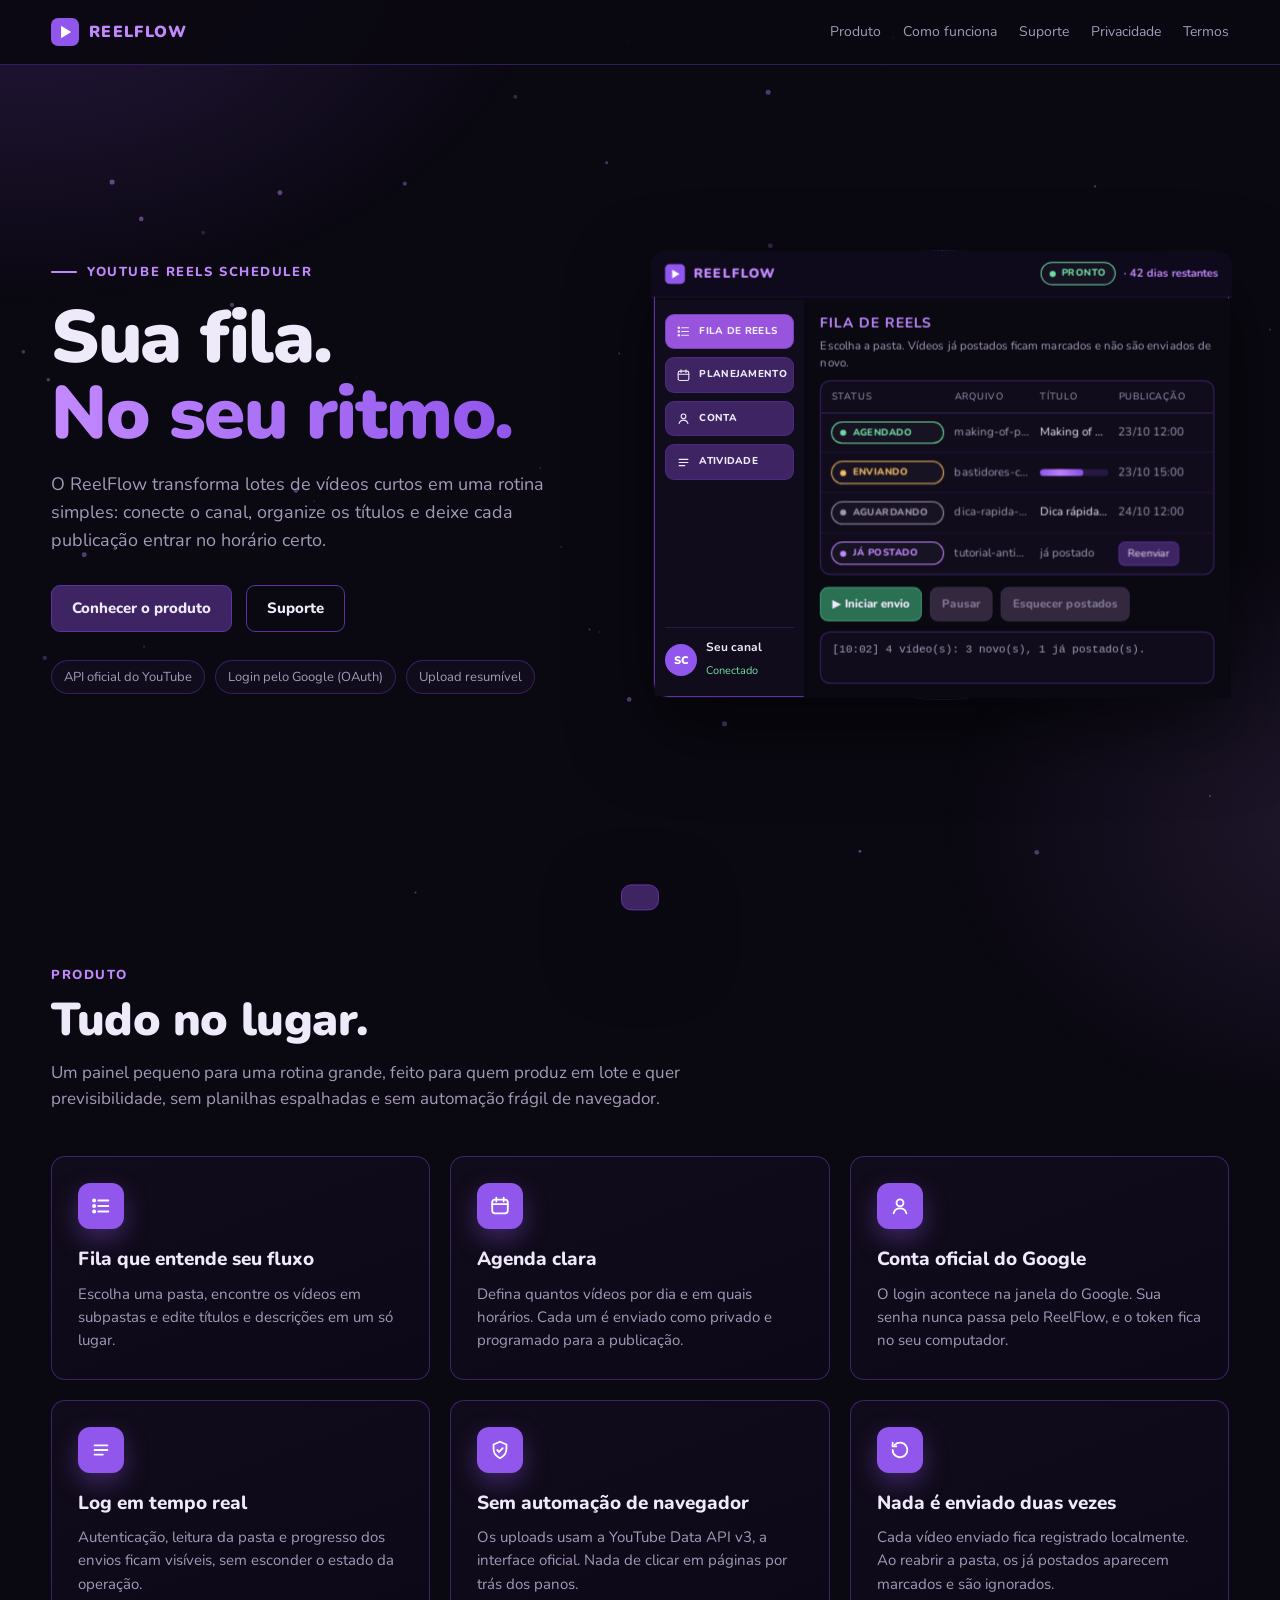
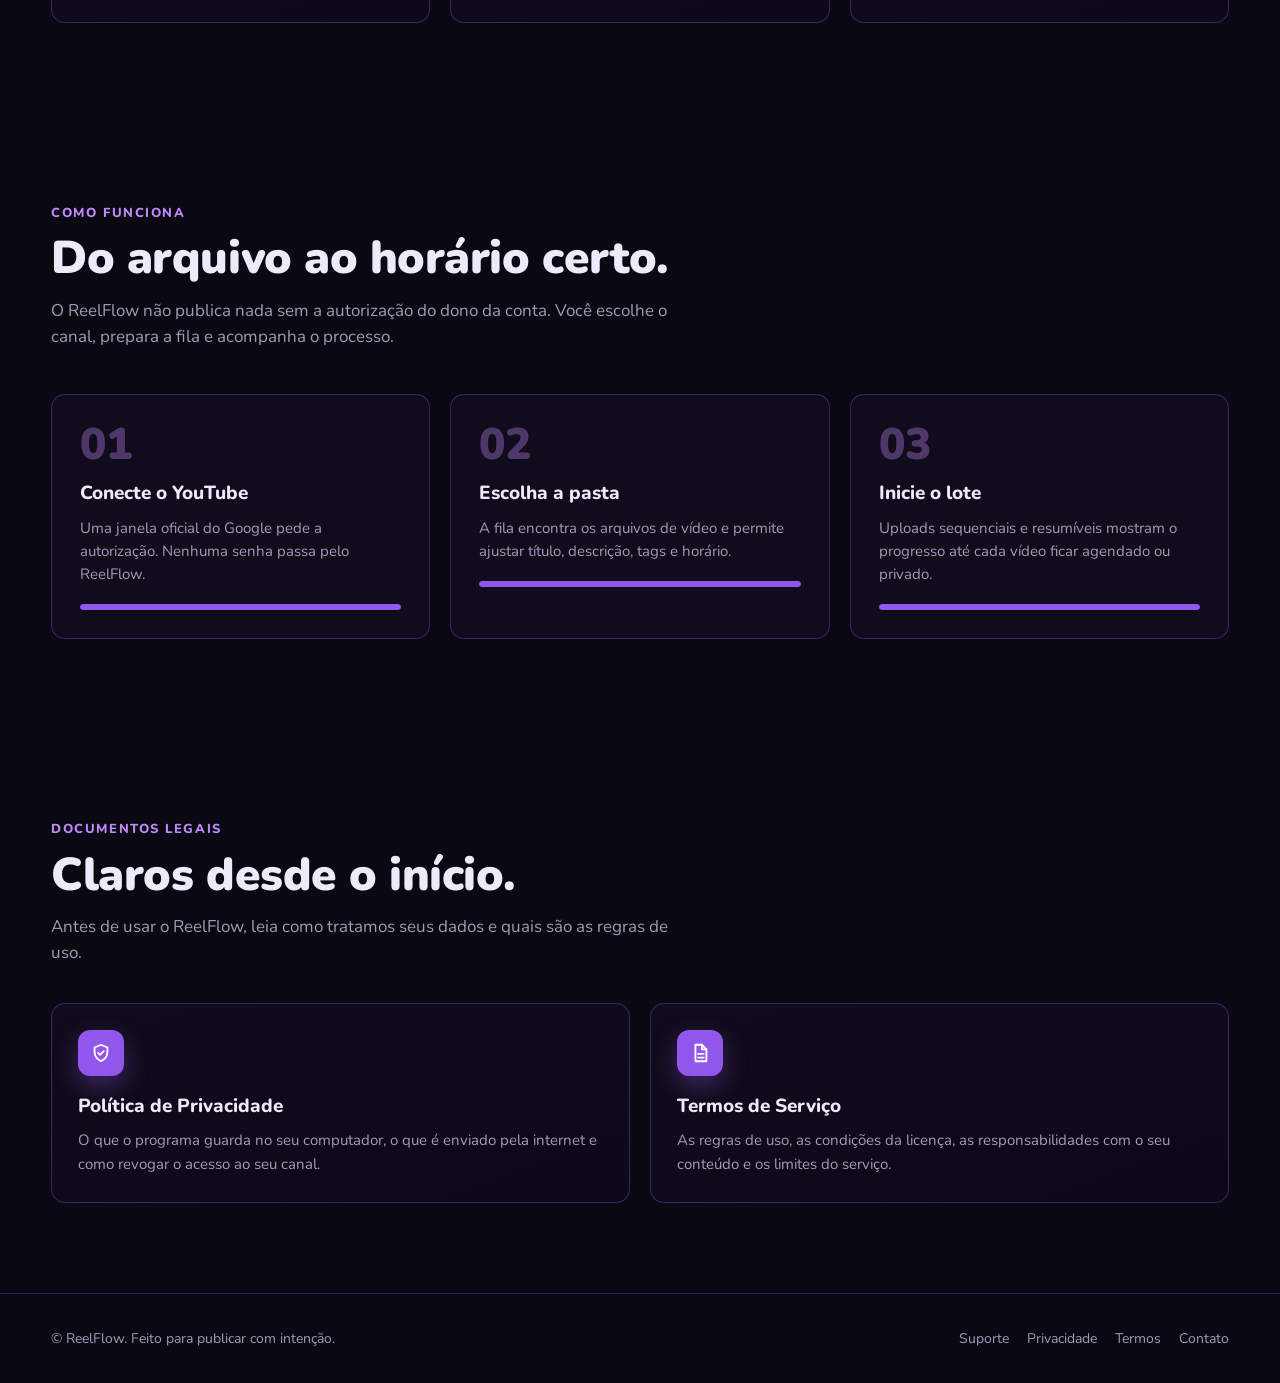
<file: index.html>
<!doctype html>
<html lang="pt-BR">
<head>
  <meta charset="utf-8">
  <meta name="viewport" content="width=device-width, initial-scale=1">
  <title>ReelFlow — YouTube Reels Scheduler</title>
  <meta name="description" content="ReelFlow organiza lotes de vídeos curtos e envia cada um ao YouTube pela API oficial, como privado e agendado para o horário que você definiu.">
  <meta property="og:title" content="ReelFlow — YouTube Reels Scheduler">
  <meta property="og:description" content="Sua fila. No seu ritmo. Organize e agende Reels no YouTube pela API oficial.">
  <meta property="og:type" content="website">
  <meta property="og:url" content="https://reelflow.com/">
  <link rel="icon" href="/favicon.svg" type="image/svg+xml">
  <link rel="stylesheet" href="/styles.css">
  <noscript><style>.reveal { opacity: 1; transform: none; }</style></noscript>
</head>
<body>
  <canvas id="particles" aria-hidden="true"></canvas>

  <header class="topbar">
    <div class="wrap">
      <a class="brand" href="/" aria-label="ReelFlow, página inicial">
        <svg viewBox="0 0 40 40" aria-hidden="true"><rect width="40" height="40" rx="10" fill="#9156eb"/><path d="M14.4 11.2V28.8L28.8 20Z" fill="#fff"/></svg>
        REELFLOW
      </a>
      <nav class="nav-links" id="nav">
        <a href="#produto">Produto</a>
        <a href="#fluxo">Como funciona</a>
        <a href="/support/">Suporte</a>
        <a href="/privacy/">Privacidade</a>
        <a href="/terms/">Termos</a>
      </nav>
      <button class="menu-btn" aria-expanded="false" aria-controls="nav">Menu</button>
    </div>
  </header>

  <main>
    <!-- HERO -->
    <div class="wrap hero">
      <div class="reveal">
        <span class="eyebrow">YouTube Reels Scheduler</span>
        <h1>Sua fila.<br><span class="grad">No seu ritmo.</span></h1>
        <p class="lead">O ReelFlow transforma lotes de vídeos curtos em uma rotina simples: conecte o canal, organize os títulos e deixe cada publicação entrar no horário certo.</p>
        <div class="cta">
          <a class="btn" href="#produto">Conhecer o produto</a>
          <a class="btn ghost" href="/support/">Suporte</a>
        </div>
        <div class="chips">
          <span class="chip">API oficial do YouTube</span>
          <span class="chip">Login pelo Google (OAuth)</span>
          <span class="chip">Upload resumível</span>
        </div>
      </div>

      <div class="stage">
        <div class="orbit" aria-hidden="true"></div>
        <div class="orbit two" aria-hidden="true"></div>

        <div class="window reveal" data-tilt="7" data-delay="1" role="img" aria-label="Prévia da janela do ReelFlow com a fila de Reels">
          <div class="shine" aria-hidden="true"></div>
          <div class="win-title">
            <div class="left">
              <svg viewBox="0 0 40 40" aria-hidden="true"><rect width="40" height="40" rx="10" fill="#9156eb"/><path d="M14.4 11.2V28.8L28.8 20Z" fill="#fff"/></svg>
              REELFLOW
            </div>
            <div class="right"><span class="pill green">PRONTO</span><span class="days">· 42 dias restantes</span></div>
          </div>

          <div class="win-body">
            <aside class="sidebar">
              <button class="nav-btn active">
                <svg viewBox="0 0 24 24" fill="none" stroke="currentColor" stroke-width="1.8" stroke-linecap="round"><path d="M9 6h11M9 12h11M9 18h11"/><circle cx="4.5" cy="6" r="1.2" fill="currentColor"/><circle cx="4.5" cy="12" r="1.2" fill="currentColor"/><circle cx="4.5" cy="18" r="1.2" fill="currentColor"/></svg>
                FILA DE REELS
              </button>
              <button class="nav-btn">
                <svg viewBox="0 0 24 24" fill="none" stroke="currentColor" stroke-width="1.8" stroke-linecap="round"><rect x="3.5" y="5" width="17" height="15" rx="3"/><path d="M3.5 10h17M8 3v4M16 3v4"/></svg>
                PLANEJAMENTO
              </button>
              <button class="nav-btn">
                <svg viewBox="0 0 24 24" fill="none" stroke="currentColor" stroke-width="1.8" stroke-linecap="round"><circle cx="12" cy="8.5" r="3.8"/><path d="M5 20c.8-3.6 3.6-5.5 7-5.5s6.2 1.9 7 5.5"/></svg>
                CONTA
              </button>
              <button class="nav-btn">
                <svg viewBox="0 0 24 24" fill="none" stroke="currentColor" stroke-width="1.8" stroke-linecap="round"><path d="M5 7h14M5 12h14M5 17h9"/></svg>
                ATIVIDADE
              </button>
              <div class="profile">
                <div class="avatar">SC</div>
                <div><b>Seu canal</b><span>Conectado</span></div>
              </div>
            </aside>

            <div class="content">
              <h4>FILA DE REELS</h4>
              <div class="sub">Escolha a pasta. Vídeos já postados ficam marcados e não são enviados de novo.</div>
              <div class="table">
                <div class="thead"><span>STATUS</span><span>ARQUIVO</span><span>TÍTULO</span><span>PUBLICAÇÃO</span></div>
                <div class="row-q">
                  <span class="pill green">AGENDADO</span>
                  <span class="file">making-of-produto.webm</span>
                  <span class="title">Making of do produto</span>
                  <span class="muted">23/10 12:00</span>
                </div>
                <div class="row-q">
                  <span class="pill warn">ENVIANDO</span>
                  <span class="file">bastidores-campanha.mp4</span>
                  <div class="progress"><i></i></div>
                  <span class="muted">23/10 15:00</span>
                </div>
                <div class="row-q">
                  <span class="pill muted-pill">AGUARDANDO</span>
                  <span class="file">dica-rapida-03.mkv</span>
                  <span class="title">Dica rápida 03</span>
                  <span class="muted">24/10 12:00</span>
                </div>
                <div class="row-q">
                  <span class="pill accent">JÁ POSTADO</span>
                  <span class="file">tutorial-antigo.mov</span>
                  <span class="muted">já postado</span>
                  <span><button class="mini">Reenviar</button></span>
                </div>
              </div>
              <div class="actions">
                <button class="btn green">▶ Iniciar envio</button>
                <button class="btn disabled">Pausar</button>
                <button class="btn disabled">Esquecer postados</button>
              </div>
              <div class="logbox" data-type="[10:02] 4 vídeo(s): 3 novo(s), 1 já postado(s).">[10:02] 4 vídeo(s): 3 novo(s), 1 já postado(s).</div>
            </div>
          </div>
        </div>
      </div>
    </div>

    <!-- PRODUTO -->
    <section id="produto">
      <div class="wrap">
        <div class="reveal">
          <div class="kicker">Produto</div>
          <h2>Tudo no lugar.</h2>
          <p class="section-lead">Um painel pequeno para uma rotina grande, feito para quem produz em lote e quer previsibilidade, sem planilhas espalhadas e sem automação frágil de navegador.</p>
        </div>
        <div class="grid-3">
          <article class="card reveal" data-tilt="6">
            <div class="glow" aria-hidden="true"></div>
            <span class="icon-box"><svg viewBox="0 0 24 24" fill="none" stroke="currentColor" stroke-width="2" stroke-linecap="round"><path d="M9 6h11M9 12h11M9 18h11"/><circle cx="4.5" cy="6" r="1.2" fill="currentColor"/><circle cx="4.5" cy="12" r="1.2" fill="currentColor"/><circle cx="4.5" cy="18" r="1.2" fill="currentColor"/></svg></span>
            <h3>Fila que entende seu fluxo</h3>
            <p>Escolha uma pasta, encontre os vídeos em subpastas e edite títulos e descrições em um só lugar.</p>
          </article>
          <article class="card reveal" data-tilt="6" data-delay="1">
            <div class="glow" aria-hidden="true"></div>
            <span class="icon-box"><svg viewBox="0 0 24 24" fill="none" stroke="currentColor" stroke-width="2" stroke-linecap="round"><rect x="3.5" y="5" width="17" height="15" rx="3"/><path d="M3.5 10h17M8 3v4M16 3v4"/></svg></span>
            <h3>Agenda clara</h3>
            <p>Defina quantos vídeos por dia e em quais horários. Cada um é enviado como privado e programado para a publicação.</p>
          </article>
          <article class="card reveal" data-tilt="6" data-delay="2">
            <div class="glow" aria-hidden="true"></div>
            <span class="icon-box"><svg viewBox="0 0 24 24" fill="none" stroke="currentColor" stroke-width="2" stroke-linecap="round"><circle cx="12" cy="8.5" r="3.8"/><path d="M5 20c.8-3.6 3.6-5.5 7-5.5s6.2 1.9 7 5.5"/></svg></span>
            <h3>Conta oficial do Google</h3>
            <p>O login acontece na janela do Google. Sua senha nunca passa pelo ReelFlow, e o token fica no seu computador.</p>
          </article>
          <article class="card reveal" data-tilt="6">
            <div class="glow" aria-hidden="true"></div>
            <span class="icon-box"><svg viewBox="0 0 24 24" fill="none" stroke="currentColor" stroke-width="2" stroke-linecap="round"><path d="M5 7h14M5 12h14M5 17h9"/></svg></span>
            <h3>Log em tempo real</h3>
            <p>Autenticação, leitura da pasta e progresso dos envios ficam visíveis, sem esconder o estado da operação.</p>
          </article>
          <article class="card reveal" data-tilt="6" data-delay="1">
            <div class="glow" aria-hidden="true"></div>
            <span class="icon-box"><svg viewBox="0 0 24 24" fill="none" stroke="currentColor" stroke-width="2" stroke-linecap="round"><path d="M12 3l7 3v5c0 4.5-3 8-7 10-4-2-7-5.5-7-10V6z"/><path d="M9 12l2 2 4-4"/></svg></span>
            <h3>Sem automação de navegador</h3>
            <p>Os uploads usam a YouTube Data API v3, a interface oficial. Nada de clicar em páginas por trás dos panos.</p>
          </article>
          <article class="card reveal" data-tilt="6" data-delay="2">
            <div class="glow" aria-hidden="true"></div>
            <span class="icon-box"><svg viewBox="0 0 24 24" fill="none" stroke="currentColor" stroke-width="2" stroke-linecap="round"><path d="M4 12a8 8 0 1 0 2.3-5.7"/><path d="M4 4v4h4"/></svg></span>
            <h3>Nada é enviado duas vezes</h3>
            <p>Cada vídeo enviado fica registrado localmente. Ao reabrir a pasta, os já postados aparecem marcados e são ignorados.</p>
          </article>
        </div>
      </div>
    </section>

    <!-- COMO FUNCIONA -->
    <section id="fluxo">
      <div class="wrap">
        <div class="reveal">
          <div class="kicker">Como funciona</div>
          <h2>Do arquivo ao horário certo.</h2>
          <p class="section-lead">O ReelFlow não publica nada sem a autorização do dono da conta. Você escolhe o canal, prepara a fila e acompanha o processo.</p>
        </div>
        <div class="steps">
          <div class="step reveal" style="--w: 100%">
            <div class="num">01</div>
            <h3>Conecte o YouTube</h3>
            <p>Uma janela oficial do Google pede a autorização. Nenhuma senha passa pelo ReelFlow.</p>
            <div class="bar-anim"><i></i></div>
          </div>
          <div class="step reveal" data-delay="1" style="--w: 100%">
            <div class="num">02</div>
            <h3>Escolha a pasta</h3>
            <p>A fila encontra os arquivos de vídeo e permite ajustar título, descrição, tags e horário.</p>
            <div class="bar-anim"><i></i></div>
          </div>
          <div class="step reveal" data-delay="2" style="--w: 100%">
            <div class="num">03</div>
            <h3>Inicie o lote</h3>
            <p>Uploads sequenciais e resumíveis mostram o progresso até cada vídeo ficar agendado ou privado.</p>
            <div class="bar-anim"><i></i></div>
          </div>
        </div>
      </div>
    </section>

    <!-- DOCUMENTOS LEGAIS -->
    <section id="legal">
      <div class="wrap">
        <div class="reveal">
          <div class="kicker">Documentos legais</div>
          <h2>Claros desde o início.</h2>
          <p class="section-lead">Antes de usar o ReelFlow, leia como tratamos seus dados e quais são as regras de uso.</p>
        </div>
        <div class="grid-2">
          <a class="card reveal" href="/privacy/" data-tilt="5">
            <div class="glow" aria-hidden="true"></div>
            <span class="icon-box"><svg viewBox="0 0 24 24" fill="none" stroke="currentColor" stroke-width="2" stroke-linecap="round" stroke-linejoin="round"><path d="M12 3l7 3v5c0 4.5-3 8-7 10-4-2-7-5.5-7-10V6z"/><path d="M9 12l2 2 4-4"/></svg></span>
            <h3>Política de Privacidade</h3>
            <p>O que o programa guarda no seu computador, o que é enviado pela internet e como revogar o acesso ao seu canal.</p>
          </a>
          <a class="card reveal" href="/terms/" data-delay="1" data-tilt="5">
            <div class="glow" aria-hidden="true"></div>
            <span class="icon-box"><svg viewBox="0 0 24 24" fill="none" stroke="currentColor" stroke-width="2" stroke-linecap="round" stroke-linejoin="round"><path d="M7 3h7l5 5v13H7z"/><path d="M14 3v5h5M10 13h6M10 17h6"/></svg></span>
            <h3>Termos de Serviço</h3>
            <p>As regras de uso, as condições da licença, as responsabilidades com o seu conteúdo e os limites do serviço.</p>
          </a>
        </div>
      </div>
    </section>
  </main>

  <footer>
    <div class="wrap">
      <div>© ReelFlow. Feito para publicar com intenção.</div>
      <nav>
        <a href="/support/">Suporte</a>
        <a href="/privacy/">Privacidade</a>
        <a href="/terms/">Termos</a>
        <a href="mailto:lojapalaceshop.store@gmail.com">Contato</a>
      </nav>
    </div>
  </footer>

  <div class="toast" role="status" aria-live="polite"></div>
  <script src="/site.js" defer></script>
</body>
</html>
</file>
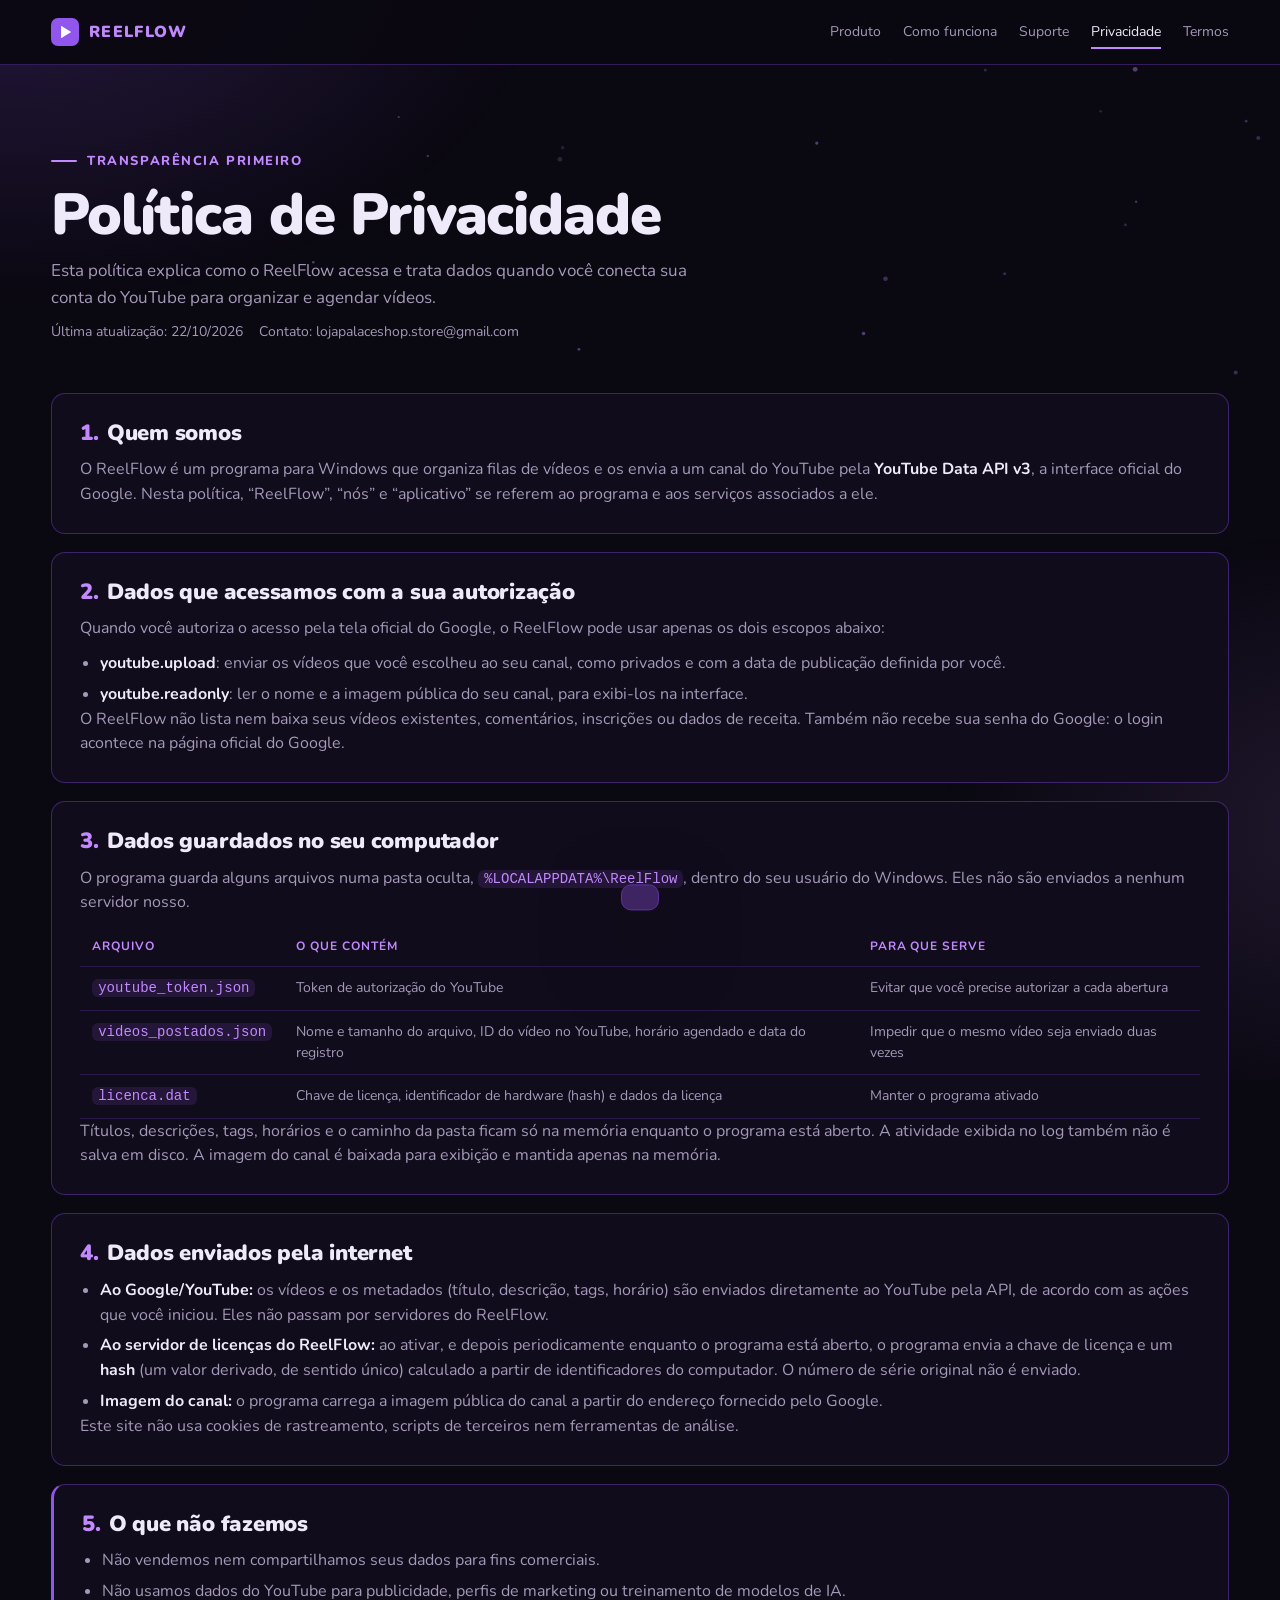
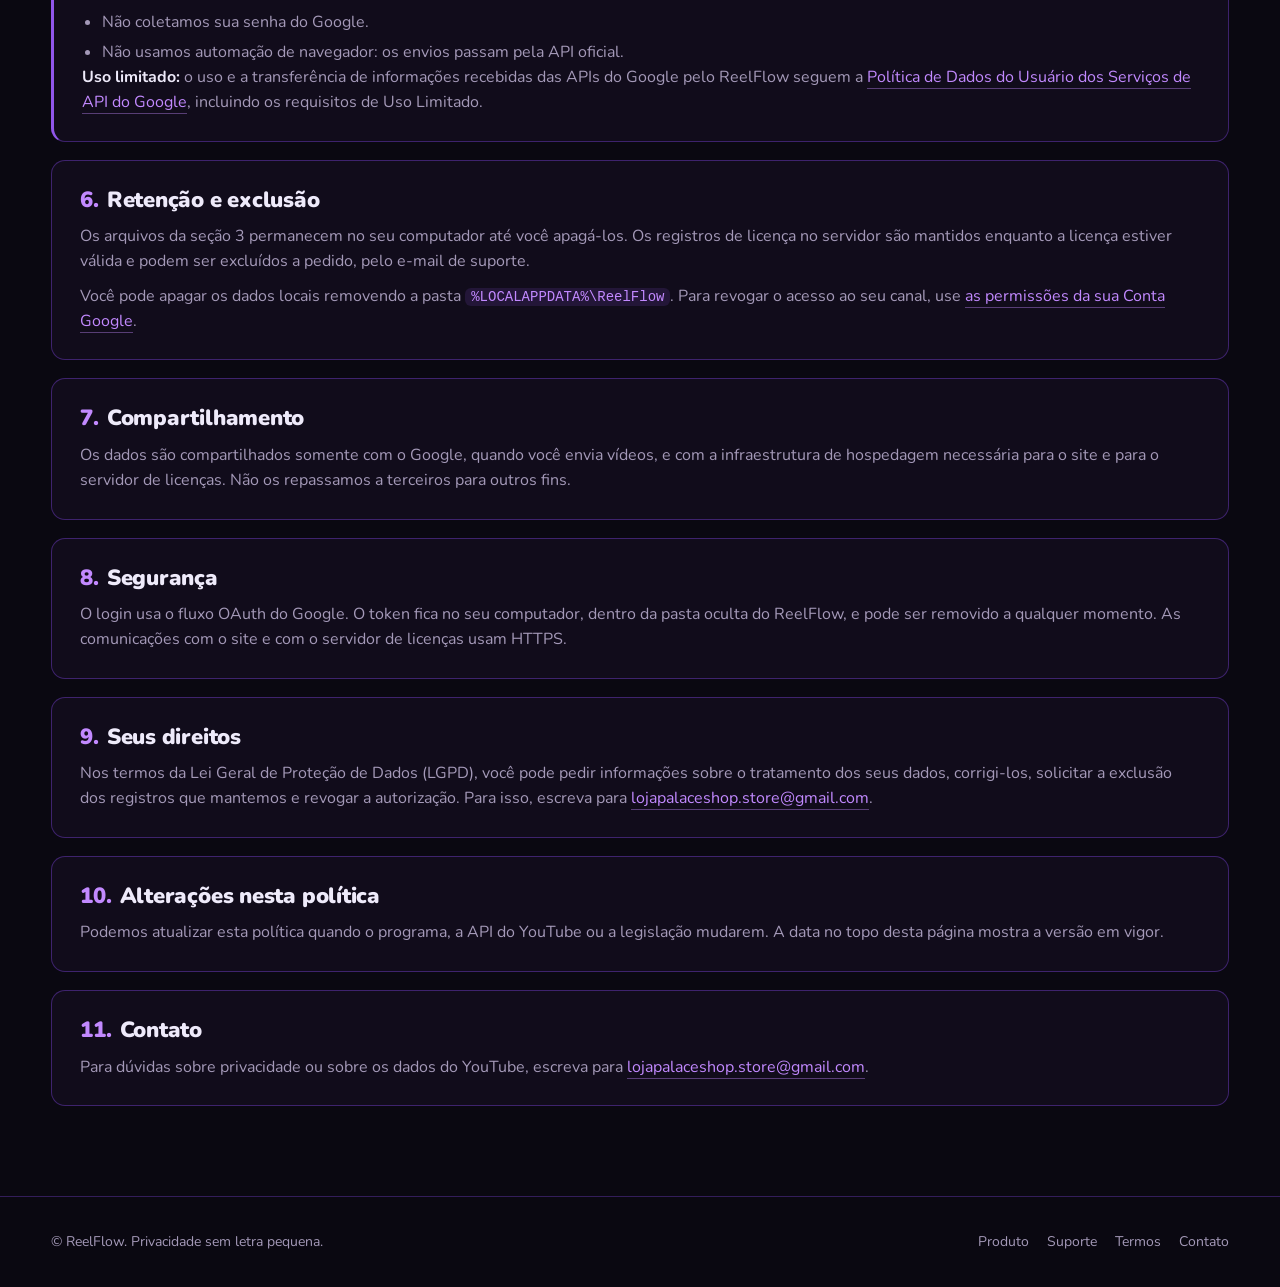
<file: privacy/index.html>
<!doctype html>
<html lang="pt-BR">
<head>
  <meta charset="utf-8">
  <meta name="viewport" content="width=device-width, initial-scale=1">
  <title>ReelFlow — Política de Privacidade</title>
  <meta name="description" content="Como o ReelFlow acessa, usa, armazena e protege os dados da sua conta do Google e do YouTube.">
  <link rel="icon" href="/favicon.svg" type="image/svg+xml">
  <link rel="stylesheet" href="/styles.css">
  <noscript><style>.reveal { opacity: 1; transform: none; }</style></noscript>
</head>
<body>
  <canvas id="particles" aria-hidden="true"></canvas>

  <header class="topbar">
    <div class="wrap">
      <a class="brand" href="/" aria-label="ReelFlow, página inicial">
        <svg viewBox="0 0 40 40" aria-hidden="true"><rect width="40" height="40" rx="10" fill="#9156eb"/><path d="M14.4 11.2V28.8L28.8 20Z" fill="#fff"/></svg>
        REELFLOW
      </a>
      <nav class="nav-links" id="nav">
        <a href="/#produto">Produto</a>
        <a href="/#fluxo">Como funciona</a>
        <a href="/support/">Suporte</a>
        <a href="/privacy/" aria-current="page">Privacidade</a>
        <a href="/terms/">Termos</a>
      </nav>
      <button class="menu-btn" aria-expanded="false" aria-controls="nav">Menu</button>
    </div>
  </header>

  <main class="wrap">
    <div class="doc-hero reveal">
      <span class="eyebrow">Transparência primeiro</span>
      <h1>Política de Privacidade</h1>
      <p class="section-lead">Esta política explica como o ReelFlow acessa e trata dados quando você conecta sua conta do YouTube para organizar e agendar vídeos.</p>
      <div class="doc-meta">
        <span>Última atualização: 22/10/2026</span>
        <span>Contato: lojapalaceshop.store@gmail.com</span>
      </div>
    </div>

    <div class="doc">
      <article class="block reveal">
        <h2><span class="n">1.</span>Quem somos</h2>
        <p>O ReelFlow é um programa para Windows que organiza filas de vídeos e os envia a um canal do YouTube pela <strong>YouTube Data API v3</strong>, a interface oficial do Google. Nesta política, “ReelFlow”, “nós” e “aplicativo” se referem ao programa e aos serviços associados a ele.</p>
      </article>

      <article class="block reveal">
        <h2><span class="n">2.</span>Dados que acessamos com a sua autorização</h2>
        <p>Quando você autoriza o acesso pela tela oficial do Google, o ReelFlow pode usar apenas os dois escopos abaixo:</p>
        <ul>
          <li><strong>youtube.upload</strong>: enviar os vídeos que você escolheu ao seu canal, como privados e com a data de publicação definida por você.</li>
          <li><strong>youtube.readonly</strong>: ler o nome e a imagem pública do seu canal, para exibi-los na interface.</li>
        </ul>
        <p>O ReelFlow não lista nem baixa seus vídeos existentes, comentários, inscrições ou dados de receita. Também não recebe sua senha do Google: o login acontece na página oficial do Google.</p>
      </article>

      <article class="block reveal">
        <h2><span class="n">3.</span>Dados guardados no seu computador</h2>
        <p>O programa guarda alguns arquivos numa pasta oculta, <code>%LOCALAPPDATA%\ReelFlow</code>, dentro do seu usuário do Windows. Eles não são enviados a nenhum servidor nosso.</p>
        <table>
          <thead><tr><th>Arquivo</th><th>O que contém</th><th>Para que serve</th></tr></thead>
          <tbody>
            <tr><td><code>youtube_token.json</code></td><td>Token de autorização do YouTube</td><td>Evitar que você precise autorizar a cada abertura</td></tr>
            <tr><td><code>videos_postados.json</code></td><td>Nome e tamanho do arquivo, ID do vídeo no YouTube, horário agendado e data do registro</td><td>Impedir que o mesmo vídeo seja enviado duas vezes</td></tr>
            <tr><td><code>licenca.dat</code></td><td>Chave de licença, identificador de hardware (hash) e dados da licença</td><td>Manter o programa ativado</td></tr>
          </tbody>
        </table>
        <p>Títulos, descrições, tags, horários e o caminho da pasta ficam só na memória enquanto o programa está aberto. A atividade exibida no log também não é salva em disco. A imagem do canal é baixada para exibição e mantida apenas na memória.</p>
      </article>

      <article class="block reveal">
        <h2><span class="n">4.</span>Dados enviados pela internet</h2>
        <ul>
          <li><strong>Ao Google/YouTube:</strong> os vídeos e os metadados (título, descrição, tags, horário) são enviados diretamente ao YouTube pela API, de acordo com as ações que você iniciou. Eles não passam por servidores do ReelFlow.</li>
          <li><strong>Ao servidor de licenças do ReelFlow:</strong> ao ativar, e depois periodicamente enquanto o programa está aberto, o programa envia a chave de licença e um <strong>hash</strong> (um valor derivado, de sentido único) calculado a partir de identificadores do computador. O número de série original não é enviado.</li>
          <li><strong>Imagem do canal:</strong> o programa carrega a imagem pública do canal a partir do endereço fornecido pelo Google.</li>
        </ul>
        <p>Este site não usa cookies de rastreamento, scripts de terceiros nem ferramentas de análise.</p>
      </article>

      <article class="block reveal highlight">
        <h2><span class="n">5.</span>O que não fazemos</h2>
        <ul>
          <li>Não vendemos nem compartilhamos seus dados para fins comerciais.</li>
          <li>Não usamos dados do YouTube para publicidade, perfis de marketing ou treinamento de modelos de IA.</li>
          <li>Não coletamos sua senha do Google.</li>
          <li>Não usamos automação de navegador: os envios passam pela API oficial.</li>
        </ul>
        <p><strong>Uso limitado:</strong> o uso e a transferência de informações recebidas das APIs do Google pelo ReelFlow seguem a <a href="https://developers.google.com/terms/api-services-user-data-policy" target="_blank" rel="noopener">Política de Dados do Usuário dos Serviços de API do Google</a>, incluindo os requisitos de Uso Limitado.</p>
      </article>

      <article class="block reveal">
        <h2><span class="n">6.</span>Retenção e exclusão</h2>
        <p>Os arquivos da seção 3 permanecem no seu computador até você apagá-los. Os registros de licença no servidor são mantidos enquanto a licença estiver válida e podem ser excluídos a pedido, pelo e-mail de suporte.</p>
        <p>Você pode apagar os dados locais removendo a pasta <code>%LOCALAPPDATA%\ReelFlow</code>. Para revogar o acesso ao seu canal, use <a href="https://myaccount.google.com/permissions" target="_blank" rel="noopener">as permissões da sua Conta Google</a>.</p>
      </article>

      <article class="block reveal">
        <h2><span class="n">7.</span>Compartilhamento</h2>
        <p>Os dados são compartilhados somente com o Google, quando você envia vídeos, e com a infraestrutura de hospedagem necessária para o site e para o servidor de licenças. Não os repassamos a terceiros para outros fins.</p>
      </article>

      <article class="block reveal">
        <h2><span class="n">8.</span>Segurança</h2>
        <p>O login usa o fluxo OAuth do Google. O token fica no seu computador, dentro da pasta oculta do ReelFlow, e pode ser removido a qualquer momento. As comunicações com o site e com o servidor de licenças usam HTTPS.</p>
      </article>

      <article class="block reveal">
        <h2><span class="n">9.</span>Seus direitos</h2>
        <p>Nos termos da Lei Geral de Proteção de Dados (LGPD), você pode pedir informações sobre o tratamento dos seus dados, corrigi-los, solicitar a exclusão dos registros que mantemos e revogar a autorização. Para isso, escreva para <a href="mailto:lojapalaceshop.store@gmail.com">lojapalaceshop.store@gmail.com</a>.</p>
      </article>

      <article class="block reveal">
        <h2><span class="n">10.</span>Alterações nesta política</h2>
        <p>Podemos atualizar esta política quando o programa, a API do YouTube ou a legislação mudarem. A data no topo desta página mostra a versão em vigor.</p>
      </article>

      <article class="block reveal">
        <h2><span class="n">11.</span>Contato</h2>
        <p>Para dúvidas sobre privacidade ou sobre os dados do YouTube, escreva para <a href="mailto:lojapalaceshop.store@gmail.com">lojapalaceshop.store@gmail.com</a>.</p>
      </article>
    </div>
  </main>

  <footer>
    <div class="wrap">
      <div>© ReelFlow. Privacidade sem letra pequena.</div>
      <nav>
        <a href="/">Produto</a>
        <a href="/support/">Suporte</a>
        <a href="/terms/">Termos</a>
        <a href="mailto:lojapalaceshop.store@gmail.com">Contato</a>
      </nav>
    </div>
  </footer>

  <div class="toast" role="status" aria-live="polite"></div>
  <script src="/site.js" defer></script>
</body>
</html>
</file>
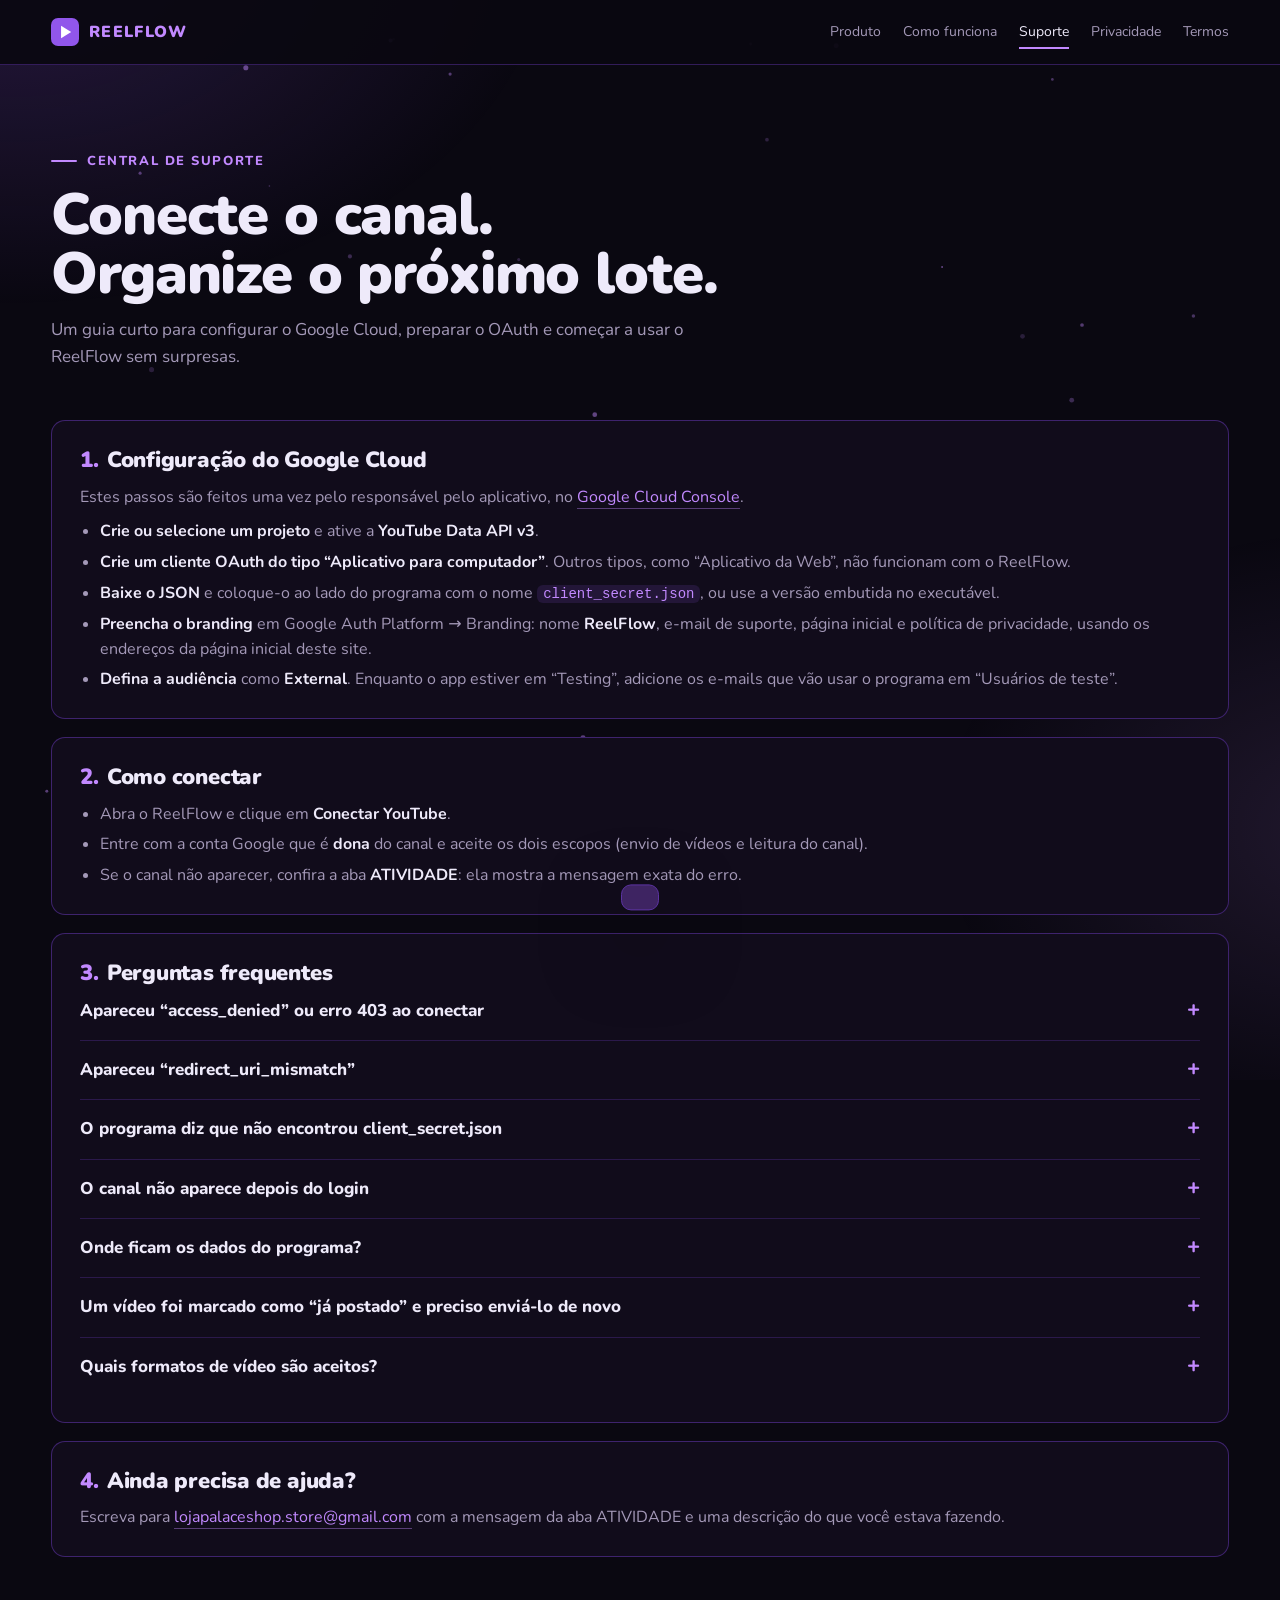
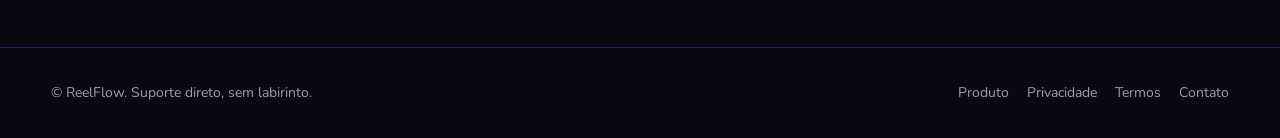
<file: support/index.html>
<!doctype html>
<html lang="pt-BR">
<head>
  <meta charset="utf-8">
  <meta name="viewport" content="width=device-width, initial-scale=1">
  <title>ReelFlow — Suporte</title>
  <meta name="description" content="Como configurar o Google Cloud e o OAuth para o ReelFlow, e soluções para os erros mais comuns.">
  <link rel="icon" href="/favicon.svg" type="image/svg+xml">
  <link rel="stylesheet" href="/styles.css">
  <noscript><style>.reveal { opacity: 1; transform: none; }</style></noscript>
</head>
<body>
  <canvas id="particles" aria-hidden="true"></canvas>

  <header class="topbar">
    <div class="wrap">
      <a class="brand" href="/" aria-label="ReelFlow, página inicial">
        <svg viewBox="0 0 40 40" aria-hidden="true"><rect width="40" height="40" rx="10" fill="#9156eb"/><path d="M14.4 11.2V28.8L28.8 20Z" fill="#fff"/></svg>
        REELFLOW
      </a>
      <nav class="nav-links" id="nav">
        <a href="/#produto">Produto</a>
        <a href="/#fluxo">Como funciona</a>
        <a href="/support/" aria-current="page">Suporte</a>
        <a href="/privacy/">Privacidade</a>
        <a href="/terms/">Termos</a>
      </nav>
      <button class="menu-btn" aria-expanded="false" aria-controls="nav">Menu</button>
    </div>
  </header>

  <main class="wrap">
    <div class="doc-hero reveal">
      <span class="eyebrow">Central de suporte</span>
      <h1>Conecte o canal.<br>Organize o próximo lote.</h1>
      <p class="section-lead">Um guia curto para configurar o Google Cloud, preparar o OAuth e começar a usar o ReelFlow sem surpresas.</p>
    </div>

    <div class="doc">
      <article class="block reveal">
        <h2><span class="n">1.</span>Configuração do Google Cloud</h2>
        <p>Estes passos são feitos uma vez pelo responsável pelo aplicativo, no <a href="https://console.cloud.google.com/" target="_blank" rel="noopener">Google Cloud Console</a>.</p>
        <ul>
          <li><strong>Crie ou selecione um projeto</strong> e ative a <strong>YouTube Data API v3</strong>.</li>
          <li><strong>Crie um cliente OAuth do tipo “Aplicativo para computador”</strong>. Outros tipos, como “Aplicativo da Web”, não funcionam com o ReelFlow.</li>
          <li><strong>Baixe o JSON</strong> e coloque-o ao lado do programa com o nome <code>client_secret.json</code>, ou use a versão embutida no executável.</li>
          <li><strong>Preencha o branding</strong> em Google Auth Platform → Branding: nome <strong>ReelFlow</strong>, e-mail de suporte, página inicial e política de privacidade, usando os endereços da página inicial deste site.</li>
          <li><strong>Defina a audiência</strong> como <strong>External</strong>. Enquanto o app estiver em “Testing”, adicione os e-mails que vão usar o programa em “Usuários de teste”.</li>
        </ul>
      </article>

      <article class="block reveal">
        <h2><span class="n">2.</span>Como conectar</h2>
        <ul>
          <li>Abra o ReelFlow e clique em <strong>Conectar YouTube</strong>.</li>
          <li>Entre com a conta Google que é <strong>dona</strong> do canal e aceite os dois escopos (envio de vídeos e leitura do canal).</li>
          <li>Se o canal não aparecer, confira a aba <strong>ATIVIDADE</strong>: ela mostra a mensagem exata do erro.</li>
        </ul>
      </article>

      <article class="block reveal faq">
        <h2><span class="n">3.</span>Perguntas frequentes</h2>

        <details>
          <summary>Apareceu “access_denied” ou erro 403 ao conectar</summary>
          <p>Com o app em modo “Testing”, só os e-mails cadastrados em “Usuários de teste” conseguem entrar. Adicione a conta em Google Auth Platform → Audience. Para distribuir a outros clientes, publique o app e conclua a verificação exigida pelo Google.</p>
        </details>

        <details>
          <summary>Apareceu “redirect_uri_mismatch”</summary>
          <p>O cliente OAuth foi criado como “Aplicativo da Web”. Crie um novo cliente do tipo “Aplicativo para computador” e use o JSON dele.</p>
        </details>

        <details>
          <summary>O programa diz que não encontrou client_secret.json</summary>
          <p>Quando o arquivo não está ao lado do programa, o ReelFlow usa a cópia embutida no executável. Se nenhuma das duas existir, gere o executável novamente com o arquivo na pasta do projeto, ou coloque o JSON ao lado do programa.</p>
        </details>

        <details>
          <summary>O canal não aparece depois do login</summary>
          <p>A conta autorizada precisa ser <strong>proprietária</strong> de um canal. Contas que apenas administram uma Brand Account podem não ver o canal. Confirme se escolheu a conta correta.</p>
        </details>

        <details>
          <summary>Onde ficam os dados do programa?</summary>
          <p>Em uma pasta oculta, <code>%LOCALAPPDATA%\ReelFlow</code>: o token do YouTube, o histórico de vídeos já postados e a licença. Para desconectar, apague <code>youtube_token.json</code> ou use <a href="https://myaccount.google.com/permissions" target="_blank" rel="noopener">as permissões da sua Conta Google</a>.</p>
        </details>

        <details>
          <summary>Um vídeo foi marcado como “já postado” e preciso enviá-lo de novo</summary>
          <p>Use o botão <strong>Reenviar</strong> ao lado do vídeo na fila, ou <strong>Esquecer postados</strong> para limpar o histórico. Os dois só funcionam com a fila parada.</p>
        </details>

        <details>
          <summary>Quais formatos de vídeo são aceitos?</summary>
          <p>MP4, M4V, MOV, MKV, WebM, AVI, WMV, FLV, MPEG, MPG, 3GP, TS, M2TS, MTS e OGV.</p>
        </details>
      </article>

      <article class="block reveal">
        <h2><span class="n">4.</span>Ainda precisa de ajuda?</h2>
        <p>Escreva para <a href="mailto:lojapalaceshop.store@gmail.com">lojapalaceshop.store@gmail.com</a> com a mensagem da aba ATIVIDADE e uma descrição do que você estava fazendo.</p>
      </article>
    </div>
  </main>

  <footer>
    <div class="wrap">
      <div>© ReelFlow. Suporte direto, sem labirinto.</div>
      <nav>
        <a href="/">Produto</a>
        <a href="/privacy/">Privacidade</a>
        <a href="/terms/">Termos</a>
        <a href="mailto:lojapalaceshop.store@gmail.com">Contato</a>
      </nav>
    </div>
  </footer>

  <div class="toast" role="status" aria-live="polite"></div>
  <script src="/site.js" defer></script>
</body>
</html>
</file>
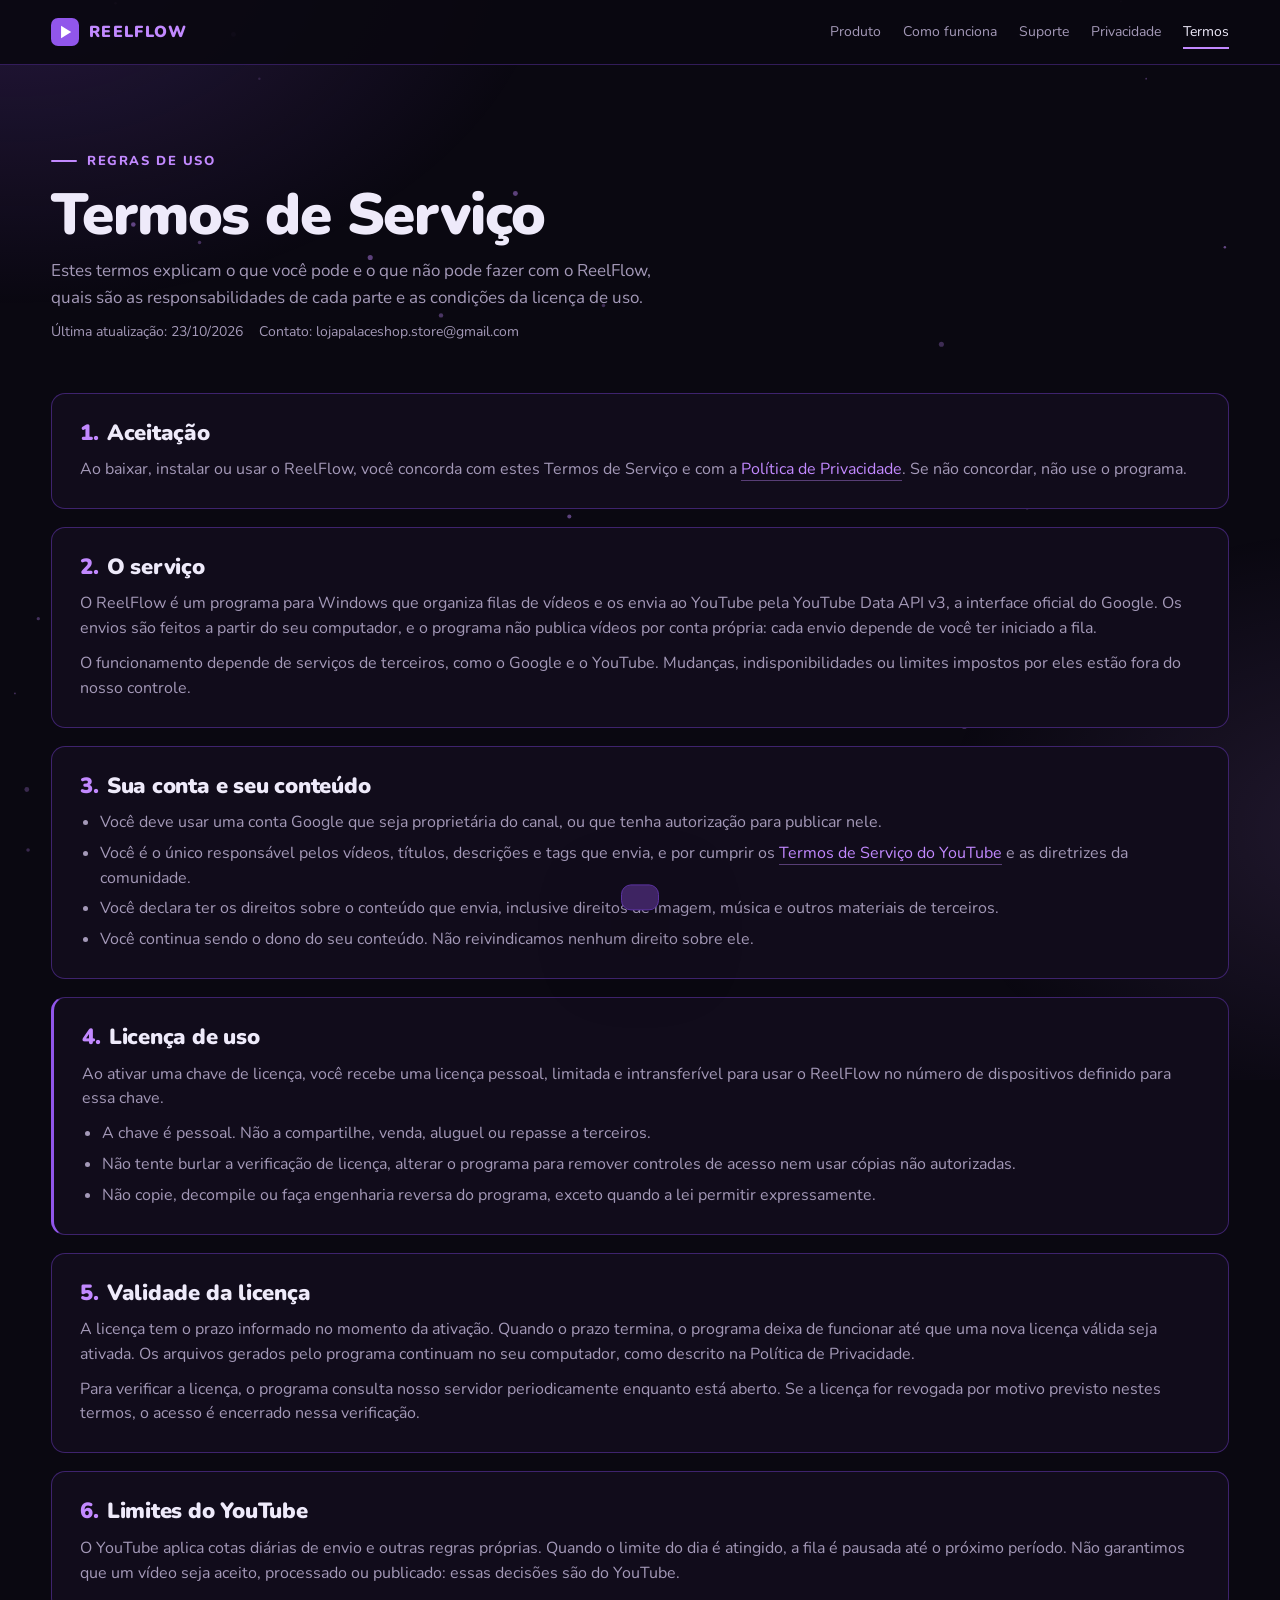
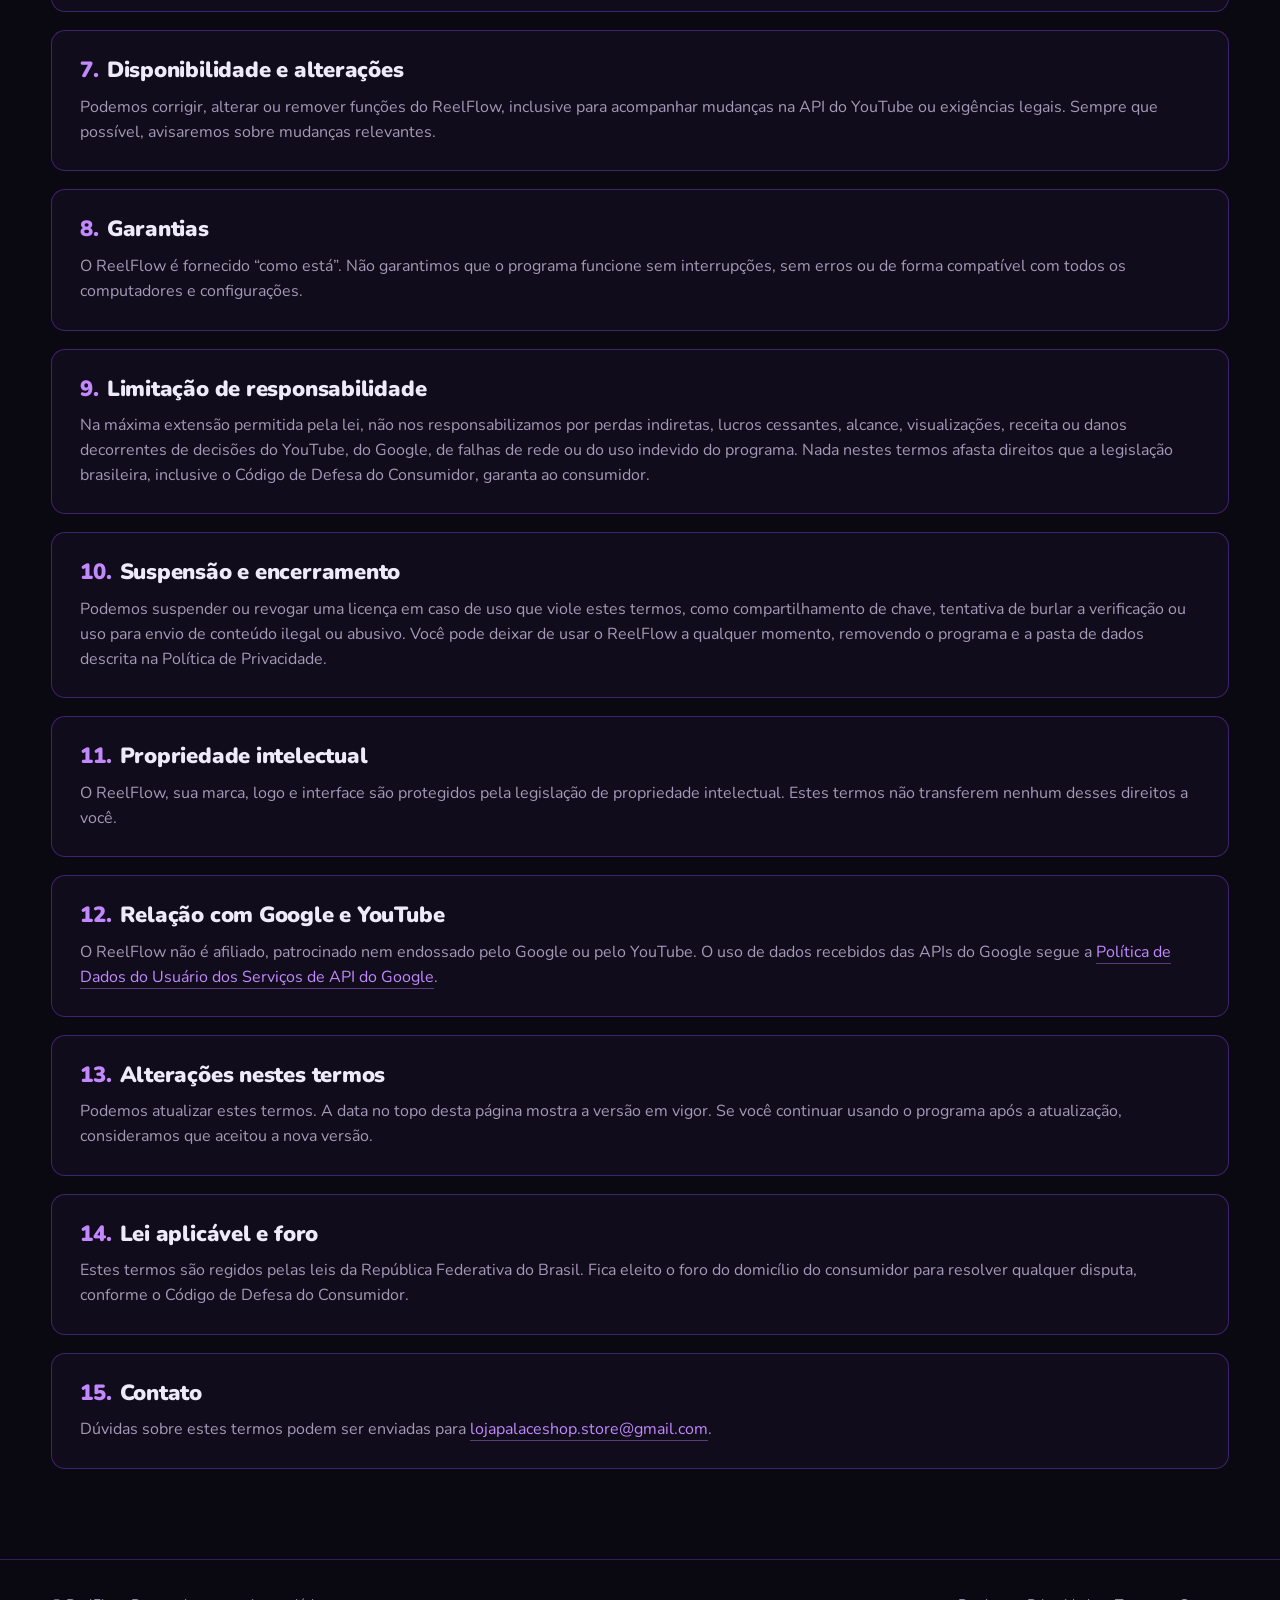
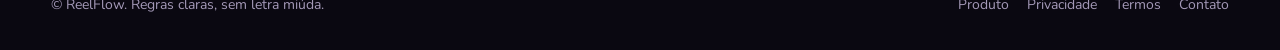
<file: terms/index.html>
<!doctype html>
<html lang="pt-BR">
<head>
  <meta charset="utf-8">
  <meta name="viewport" content="width=device-width, initial-scale=1">
  <title>ReelFlow — Termos de Serviço</title>
  <meta name="description" content="Regras para usar o ReelFlow: licença, uso da API do YouTube, responsabilidades e limites do serviço.">
  <link rel="icon" href="/favicon.svg" type="image/svg+xml">
  <link rel="stylesheet" href="/styles.css">
  <noscript><style>.reveal { opacity: 1; transform: none; }</style></noscript>
</head>
<body>
  <canvas id="particles" aria-hidden="true"></canvas>

  <header class="topbar">
    <div class="wrap">
      <a class="brand" href="/" aria-label="ReelFlow, página inicial">
        <svg viewBox="0 0 40 40" aria-hidden="true"><rect width="40" height="40" rx="10" fill="#9156eb"/><path d="M14.4 11.2V28.8L28.8 20Z" fill="#fff"/></svg>
        REELFLOW
      </a>
      <nav class="nav-links" id="nav">
        <a href="/#produto">Produto</a>
        <a href="/#fluxo">Como funciona</a>
        <a href="/support/">Suporte</a>
        <a href="/privacy/">Privacidade</a>
        <a href="/terms/" aria-current="page">Termos</a>
      </nav>
      <button class="menu-btn" aria-expanded="false" aria-controls="nav">Menu</button>
    </div>
  </header>

  <main class="wrap">
    <div class="doc-hero reveal">
      <span class="eyebrow">Regras de uso</span>
      <h1>Termos de Serviço</h1>
      <p class="section-lead">Estes termos explicam o que você pode e o que não pode fazer com o ReelFlow, quais são as responsabilidades de cada parte e as condições da licença de uso.</p>
      <div class="doc-meta">
        <span>Última atualização: 23/10/2026</span>
        <span>Contato: lojapalaceshop.store@gmail.com</span>
      </div>
    </div>

    <div class="doc">
      <article class="block reveal">
        <h2><span class="n">1.</span>Aceitação</h2>
        <p>Ao baixar, instalar ou usar o ReelFlow, você concorda com estes Termos de Serviço e com a <a href="/privacy/">Política de Privacidade</a>. Se não concordar, não use o programa.</p>
      </article>

      <article class="block reveal">
        <h2><span class="n">2.</span>O serviço</h2>
        <p>O ReelFlow é um programa para Windows que organiza filas de vídeos e os envia ao YouTube pela YouTube Data API v3, a interface oficial do Google. Os envios são feitos a partir do seu computador, e o programa não publica vídeos por conta própria: cada envio depende de você ter iniciado a fila.</p>
        <p>O funcionamento depende de serviços de terceiros, como o Google e o YouTube. Mudanças, indisponibilidades ou limites impostos por eles estão fora do nosso controle.</p>
      </article>

      <article class="block reveal">
        <h2><span class="n">3.</span>Sua conta e seu conteúdo</h2>
        <ul>
          <li>Você deve usar uma conta Google que seja proprietária do canal, ou que tenha autorização para publicar nele.</li>
          <li>Você é o único responsável pelos vídeos, títulos, descrições e tags que envia, e por cumprir os <a href="https://www.youtube.com/t/terms" target="_blank" rel="noopener">Termos de Serviço do YouTube</a> e as diretrizes da comunidade.</li>
          <li>Você declara ter os direitos sobre o conteúdo que envia, inclusive direitos de imagem, música e outros materiais de terceiros.</li>
          <li>Você continua sendo o dono do seu conteúdo. Não reivindicamos nenhum direito sobre ele.</li>
        </ul>
      </article>

      <article class="block reveal highlight">
        <h2><span class="n">4.</span>Licença de uso</h2>
        <p>Ao ativar uma chave de licença, você recebe uma licença pessoal, limitada e intransferível para usar o ReelFlow no número de dispositivos definido para essa chave.</p>
        <ul>
          <li>A chave é pessoal. Não a compartilhe, venda, aluguel ou repasse a terceiros.</li>
          <li>Não tente burlar a verificação de licença, alterar o programa para remover controles de acesso nem usar cópias não autorizadas.</li>
          <li>Não copie, decompile ou faça engenharia reversa do programa, exceto quando a lei permitir expressamente.</li>
        </ul>
      </article>

      <article class="block reveal">
        <h2><span class="n">5.</span>Validade da licença</h2>
        <p>A licença tem o prazo informado no momento da ativação. Quando o prazo termina, o programa deixa de funcionar até que uma nova licença válida seja ativada. Os arquivos gerados pelo programa continuam no seu computador, como descrito na Política de Privacidade.</p>
        <p>Para verificar a licença, o programa consulta nosso servidor periodicamente enquanto está aberto. Se a licença for revogada por motivo previsto nestes termos, o acesso é encerrado nessa verificação.</p>
      </article>

      <article class="block reveal">
        <h2><span class="n">6.</span>Limites do YouTube</h2>
        <p>O YouTube aplica cotas diárias de envio e outras regras próprias. Quando o limite do dia é atingido, a fila é pausada até o próximo período. Não garantimos que um vídeo seja aceito, processado ou publicado: essas decisões são do YouTube.</p>
      </article>

      <article class="block reveal">
        <h2><span class="n">7.</span>Disponibilidade e alterações</h2>
        <p>Podemos corrigir, alterar ou remover funções do ReelFlow, inclusive para acompanhar mudanças na API do YouTube ou exigências legais. Sempre que possível, avisaremos sobre mudanças relevantes.</p>
      </article>

      <article class="block reveal">
        <h2><span class="n">8.</span>Garantias</h2>
        <p>O ReelFlow é fornecido “como está”. Não garantimos que o programa funcione sem interrupções, sem erros ou de forma compatível com todos os computadores e configurações.</p>
      </article>

      <article class="block reveal">
        <h2><span class="n">9.</span>Limitação de responsabilidade</h2>
        <p>Na máxima extensão permitida pela lei, não nos responsabilizamos por perdas indiretas, lucros cessantes, alcance, visualizações, receita ou danos decorrentes de decisões do YouTube, do Google, de falhas de rede ou do uso indevido do programa. Nada nestes termos afasta direitos que a legislação brasileira, inclusive o Código de Defesa do Consumidor, garanta ao consumidor.</p>
      </article>

      <article class="block reveal">
        <h2><span class="n">10.</span>Suspensão e encerramento</h2>
        <p>Podemos suspender ou revogar uma licença em caso de uso que viole estes termos, como compartilhamento de chave, tentativa de burlar a verificação ou uso para envio de conteúdo ilegal ou abusivo. Você pode deixar de usar o ReelFlow a qualquer momento, removendo o programa e a pasta de dados descrita na Política de Privacidade.</p>
      </article>

      <article class="block reveal">
        <h2><span class="n">11.</span>Propriedade intelectual</h2>
        <p>O ReelFlow, sua marca, logo e interface são protegidos pela legislação de propriedade intelectual. Estes termos não transferem nenhum desses direitos a você.</p>
      </article>

      <article class="block reveal">
        <h2><span class="n">12.</span>Relação com Google e YouTube</h2>
        <p>O ReelFlow não é afiliado, patrocinado nem endossado pelo Google ou pelo YouTube. O uso de dados recebidos das APIs do Google segue a <a href="https://developers.google.com/terms/api-services-user-data-policy" target="_blank" rel="noopener">Política de Dados do Usuário dos Serviços de API do Google</a>.</p>
      </article>

      <article class="block reveal">
        <h2><span class="n">13.</span>Alterações nestes termos</h2>
        <p>Podemos atualizar estes termos. A data no topo desta página mostra a versão em vigor. Se você continuar usando o programa após a atualização, consideramos que aceitou a nova versão.</p>
      </article>

      <article class="block reveal">
        <h2><span class="n">14.</span>Lei aplicável e foro</h2>
        <p>Estes termos são regidos pelas leis da República Federativa do Brasil. Fica eleito o foro do domicílio do consumidor para resolver qualquer disputa, conforme o Código de Defesa do Consumidor.</p>
      </article>

      <article class="block reveal">
        <h2><span class="n">15.</span>Contato</h2>
        <p>Dúvidas sobre estes termos podem ser enviadas para <a href="mailto:lojapalaceshop.store@gmail.com">lojapalaceshop.store@gmail.com</a>.</p>
      </article>
    </div>
  </main>

  <footer>
    <div class="wrap">
      <div>© ReelFlow. Regras claras, sem letra miúda.</div>
      <nav>
        <a href="/">Produto</a>
        <a href="/privacy/">Privacidade</a>
        <a href="/terms/">Termos</a>
        <a href="mailto:lojapalaceshop.store@gmail.com">Contato</a>
      </nav>
    </div>
  </footer>

  <div class="toast" role="status" aria-live="polite"></div>
  <script src="/site.js" defer></script>
</body>
</html>
</file>
<file: styles.css>
/* ReelFlow: paleta, fonte e formas copiadas do app (ReelFlow.py) */
@font-face {
  font-family: "Nunito";
  src: url("/fonts/Nunito.ttf") format("truetype");
  font-weight: 200 1000;
  font-display: swap;
}

:root {
  --accent: #9156eb;
  --accent-hover: #c289ff;
  --bg: #0a0811;
  --child: #110c1b;
  --frame: #221734;
  --button: #3e2462;
  --button-hover: #7842b4;
  --button-active: #9854dc;
  --green: #6fdca3;
  --green-btn: #2c7054;
  --red: #ef6997;
  --warn: #f4be68;
  --text: #eeeafa;
  --muted: #a499b8;
  --disabled: #7c7490;
  --border: #5c33a3;
  --radius: 14px;
  --shadow: 0 30px 80px rgba(0, 0, 0, 0.55);
}

* { box-sizing: border-box; margin: 0; padding: 0; }
html { scroll-behavior: smooth; }
body {
  font-family: "Nunito", system-ui, -apple-system, "Segoe UI", sans-serif;
  background: var(--bg);
  color: var(--text);
  line-height: 1.55;
  overflow-x: hidden;
  -webkit-font-smoothing: antialiased;
}
a { color: inherit; text-decoration: none; }
svg { display: block; }
button { font: inherit; }

#particles { position: fixed; inset: 0; width: 100%; height: 100%; z-index: 0; pointer-events: none; }
body::before {
  content: ""; position: fixed; inset: -20%; z-index: 0; pointer-events: none;
  background:
    radial-gradient(900px 600px at 15% 10%, rgba(145, 86, 235, 0.22), transparent 60%),
    radial-gradient(700px 500px at 90% 80%, rgba(194, 137, 255, 0.12), transparent 60%);
  animation: drift 18s ease-in-out infinite alternate;
}
@keyframes drift { to { transform: translate3d(3%, -2%, 0) scale(1.05); } }
main, header, footer { position: relative; z-index: 1; }
.wrap { width: min(1180px, 92vw); margin: 0 auto; }

/* cabeçalho */
.topbar {
  position: sticky; top: 0; z-index: 20;
  background: rgba(10, 8, 17, 0.92);
  border-bottom: 1px solid rgba(92, 51, 163, 0.5);
  transition: box-shadow 0.3s ease;
}
.topbar.scrolled { box-shadow: 0 10px 30px rgba(0, 0, 0, 0.45); }
.topbar .wrap { display: flex; align-items: center; justify-content: space-between; height: 64px; }
.brand { display: flex; align-items: center; gap: 10px; font-weight: 900; letter-spacing: 0.08em; color: var(--accent-hover); }
.brand svg { width: 28px; height: 28px; }
.nav-links { display: flex; gap: 22px; font-size: 14px; color: var(--muted); }
.nav-links a { position: relative; transition: color 0.2s ease; }
.nav-links a::after {
  content: ""; position: absolute; left: 0; bottom: -6px; height: 2px; width: 0;
  background: var(--accent-hover); transition: width 0.25s ease;
}
.nav-links a:hover, .nav-links a[aria-current="page"] { color: var(--text); }
.nav-links a:hover::after, .nav-links a[aria-current="page"]::after { width: 100%; }
.menu-btn { display: none; background: var(--button); border: 1px solid var(--border); color: var(--text); border-radius: 9px; padding: 6px 12px; cursor: pointer; }

/* botões (mesmas cores dos botões do app) */
.btn {
  display: inline-flex; align-items: center; gap: 10px;
  padding: 11px 20px; border-radius: 9px; font-weight: 800; font-size: 15px;
  border: 1px solid var(--border); background: var(--button); color: var(--text);
  cursor: pointer; transition: transform 0.2s ease, background 0.2s ease, box-shadow 0.2s ease;
}
.btn:hover { background: var(--button-hover); transform: translateY(-2px); box-shadow: 0 10px 24px rgba(120, 66, 180, 0.35); }
.btn:active { background: var(--button-active); transform: translateY(0) scale(0.98); }
.btn.green { background: var(--green-btn); border-color: #3f9a74; }
.btn.green:hover { background: #36896a; box-shadow: 0 10px 24px rgba(44, 112, 84, 0.4); }
.btn.ghost { background: transparent; }
.btn.disabled { background: #34283f; border-color: #3a2e47; color: var(--disabled); cursor: not-allowed; transform: none; box-shadow: none; }
.btn svg { width: 16px; height: 16px; }

/* selos de status, como no app */
.pill {
  display: inline-flex; align-items: center; gap: 8px; padding: 4px 12px;
  border-radius: 999px; font-size: 12px; font-weight: 800; letter-spacing: 0.05em;
  border: 1px solid currentColor; background: rgba(255, 255, 255, 0.03);
}
.pill::before {
  content: ""; width: 7px; height: 7px; border-radius: 50%; background: currentColor;
  animation: pulse 2s ease-out infinite;
}
.pill.green { color: var(--green); }
.pill.warn { color: var(--warn); }
.pill.red { color: var(--red); }
.pill.accent { color: var(--accent-hover); }
.pill.muted-pill { color: var(--muted); }
@keyframes pulse {
  0% { box-shadow: 0 0 0 0 rgba(111, 220, 163, 0.6); }
  70%, 100% { box-shadow: 0 0 0 7px rgba(111, 220, 163, 0); }
}

/* hero */
.hero { min-height: 90vh; display: grid; grid-template-columns: minmax(0, 1fr) minmax(0, 1.05fr); gap: 56px; align-items: center; padding: 70px 0 60px; position: relative; }
.eyebrow { display: inline-flex; align-items: center; gap: 10px; color: var(--accent-hover); font-weight: 800; font-size: 13px; letter-spacing: 0.12em; text-transform: uppercase; }
.eyebrow::before { content: ""; width: 26px; height: 2px; background: var(--accent-hover); border-radius: 2px; }
h1 { font-size: clamp(42px, 6vw, 74px); line-height: 1.02; font-weight: 900; letter-spacing: -0.02em; margin: 18px 0 20px; }
h1 .grad { background: linear-gradient(90deg, var(--accent-hover), var(--accent)); -webkit-background-clip: text; background-clip: text; color: transparent; }
.lead { color: var(--muted); font-size: 18px; max-width: 520px; }
.cta { display: flex; gap: 14px; flex-wrap: wrap; margin-top: 30px; }
.chips { display: flex; gap: 10px; flex-wrap: wrap; margin-top: 28px; }
.chip { font-size: 13px; color: var(--muted); padding: 6px 12px; border-radius: 999px; background: var(--child); border: 1px solid rgba(92, 51, 163, 0.5); }

/* palco 3D com a janela do app: layout em colunas fixas para nada se sobrepor */
.stage { perspective: 1600px; position: relative; min-width: 0; }
.orbit {
  position: absolute; width: 380px; height: 380px; left: 50%; top: 50%; margin: -190px 0 0 -190px;
  border-radius: 50%; border: 1px dashed rgba(194, 137, 255, 0.35); animation: spin 26s linear infinite; pointer-events: none;
}
.orbit.two { width: 450px; height: 450px; margin: -225px 0 0 -225px; border-style: dotted; animation-duration: 40s; animation-direction: reverse; }
@keyframes spin { to { transform: rotate(360deg); } }
.window {
  position: relative; width: 100%; max-width: 620px; margin-left: auto;
  background: var(--bg); border: 1px solid var(--border); border-radius: var(--radius);
  box-shadow: var(--shadow), 0 0 0 1px rgba(145, 86, 235, 0.15);
  transform-style: preserve-3d; transition: transform 0.35s cubic-bezier(0.2, 0.8, 0.2, 1), box-shadow 0.35s ease;
  animation: float 7s ease-in-out infinite;
}
.window:hover { box-shadow: 0 40px 90px rgba(0, 0, 0, 0.6), 0 0 0 1px rgba(194, 137, 255, 0.35), 0 0 60px rgba(145, 86, 235, 0.25); }
@keyframes float { 0%, 100% { translate: 0 0; } 50% { translate: 0 -10px; } }
.window .shine {
  position: absolute; inset: 0; border-radius: inherit; pointer-events: none; z-index: 3;
  background: linear-gradient(115deg, transparent 35%, rgba(255, 255, 255, 0.08) 50%, transparent 65%);
  background-size: 250% 100%; animation: sheen 6s ease-in-out infinite;
}
.window:hover .shine { animation-duration: 2.2s; }
@keyframes sheen { 0% { background-position: 130% 0; } 60%, 100% { background-position: -30% 0; } }

.win-title {
  display: flex; align-items: center; justify-content: space-between; gap: 10px; padding: 11px 14px;
  background: #0f0a1b; border-bottom: 1px solid rgba(92, 51, 163, 0.5); border-radius: var(--radius) var(--radius) 0 0;
  font-weight: 900; font-size: 13px; color: var(--accent-hover); letter-spacing: 0.08em; white-space: nowrap;
  transform: translateZ(24px);
}
.win-title .left { display: flex; align-items: center; gap: 8px; min-width: 0; }
.win-title .left svg { width: 20px; height: 20px; flex: none; }
.win-title .right { display: flex; align-items: center; gap: 8px; min-width: 0; }
.win-title .days { color: var(--accent-hover); font-size: 11px; font-weight: 700; letter-spacing: 0; overflow: hidden; text-overflow: ellipsis; }

.win-body { display: grid; grid-template-columns: 150px minmax(0, 1fr); min-height: 380px; transform-style: preserve-3d; }
.sidebar {
  background: var(--child); padding: 14px 10px; display: flex; flex-direction: column; gap: 8px;
  border-right: 1px solid rgba(92, 51, 163, 0.35); min-width: 0;
}
.nav-btn {
  position: relative; display: flex; align-items: center; gap: 8px; padding: 9px 10px; border-radius: 9px; width: 100%;
  background: var(--button); border: 1px solid rgba(92, 51, 163, 0.5); color: var(--text);
  font-size: 10px; font-weight: 800; letter-spacing: 0.03em; white-space: nowrap; overflow: hidden; text-align: left;
  transition: background 0.25s ease, transform 0.25s ease;
}
.nav-btn svg { width: 15px; height: 15px; flex: none; }
.nav-btn:hover { background: var(--button-hover); transform: translateX(4px); }
.nav-btn.active { background: var(--button-active); }
.nav-btn.active::before {
  content: ""; position: absolute; left: -10px; top: 8px; bottom: 8px; width: 4px; border-radius: 3px; background: var(--accent-hover);
  transform-origin: center; animation: slideIn 0.5s ease both;
}
@keyframes slideIn { from { transform: scaleY(0); } to { transform: scaleY(1); } }
.profile { margin-top: auto; display: flex; gap: 9px; align-items: center; padding-top: 10px; border-top: 1px solid rgba(92, 51, 163, 0.35); min-width: 0; }
.avatar { width: 32px; height: 32px; border-radius: 50%; background: var(--accent); display: grid; place-items: center; font-weight: 900; font-size: 11px; color: #fff; flex: none; }
.profile div { min-width: 0; }
.profile b { font-size: 12px; display: block; white-space: nowrap; overflow: hidden; text-overflow: ellipsis; }
.profile span { font-size: 11px; color: var(--green); }

.content { padding: 14px 16px; background: var(--bg); min-width: 0; transform: translateZ(14px); }
.content h4 { font-size: 14px; color: var(--accent-hover); letter-spacing: 0.06em; white-space: nowrap; }
.content .sub { font-size: 11.5px; color: var(--muted); margin: 3px 0 10px; line-height: 1.4; }
.table { background: var(--child); border: 1px solid rgba(92, 51, 163, 0.6); border-radius: 10px; overflow: hidden; }
.thead, .row-q {
  display: grid; grid-template-columns: 112px minmax(0, 1.1fr) minmax(0, 1fr) 84px; gap: 10px;
  padding: 8px 10px; align-items: center; font-size: 11.5px;
}
.thead { color: var(--muted); font-size: 9.5px; letter-spacing: 0.08em; border-bottom: 1px solid rgba(92, 51, 163, 0.5); }
.row-q { border-bottom: 1px solid rgba(92, 51, 163, 0.25); animation: rowIn 0.6s ease both; transition: background 0.25s ease, transform 0.25s ease; }
.row-q > * { min-width: 0; overflow: hidden; text-overflow: ellipsis; white-space: nowrap; }
.row-q:last-child { border-bottom: 0; }
.row-q:nth-child(2) { animation-delay: 0.1s; }
.row-q:nth-child(3) { animation-delay: 0.2s; }
.row-q:nth-child(4) { animation-delay: 0.3s; }
@keyframes rowIn { from { opacity: 0; transform: translateX(14px); } to { opacity: 1; transform: none; } }
.row-q:hover { background: rgba(120, 66, 180, 0.16); transform: translateX(4px); }
.row-q .file { color: var(--muted); }
.row-q .title { color: var(--text); }
.muted { color: var(--muted); }
.progress { position: relative; height: 7px; width: 100%; background: rgba(145, 86, 235, 0.18); border-radius: 999px; overflow: hidden; }
.progress i { position: absolute; left: 0; top: 0; bottom: 0; width: 64%; background: var(--accent); border-radius: 999px; transition: width 0.6s ease; }
.row-q:hover .progress i { width: 82%; }
.progress::after {
  content: ""; position: absolute; top: 0; bottom: 0; width: 40px; left: 0; border-radius: 999px;
  background: linear-gradient(90deg, transparent, rgba(194, 137, 255, 0.85), transparent);
  animation: shimmer 1.6s linear infinite;
}
@keyframes shimmer { from { transform: translateX(-40px); } to { transform: translateX(260px); } }
.actions { display: flex; gap: 8px; margin-top: 12px; flex-wrap: wrap; }
.actions .btn { padding: 7px 11px; font-size: 11.5px; border-radius: 8px; white-space: nowrap; }
.mini { font-size: 10.5px; padding: 3px 8px; border-radius: 6px; background: var(--button); border: 1px solid var(--border); color: var(--text); white-space: nowrap; }
.logbox {
  margin-top: 10px; background: var(--child); border: 1px solid rgba(92, 51, 163, 0.6); border-radius: 10px; padding: 9px 11px;
  font-family: "Consolas", "Courier New", monospace; font-size: 11px; color: var(--muted); line-height: 1.5; min-height: 52px;
}
.logbox .caret { display: inline-block; width: 7px; height: 12px; background: var(--accent-hover); vertical-align: -2px; animation: blink 1s steps(1) infinite; }
@keyframes blink { 50% { opacity: 0; } }

.pill {
  display: inline-flex; align-items: center; gap: 6px; padding: 3px 8px; white-space: nowrap;
  border-radius: 999px; font-size: 9.5px; font-weight: 800; letter-spacing: 0.04em;
  border: 1px solid currentColor; background: rgba(255, 255, 255, 0.03);
}
.pill::before { width: 6px; height: 6px; }

/* seções */
section { padding: 90px 0; position: relative; }
.kicker { color: var(--accent-hover); font-size: 13px; font-weight: 800; letter-spacing: 0.12em; text-transform: uppercase; }
h2 { font-size: clamp(30px, 4vw, 46px); font-weight: 900; letter-spacing: -0.01em; margin: 10px 0 14px; line-height: 1.1; }
.section-lead { color: var(--muted); max-width: 640px; font-size: 17px; }
.grid-3 { display: grid; grid-template-columns: repeat(3, 1fr); gap: 20px; margin-top: 44px; }
.grid-2 { display: grid; grid-template-columns: repeat(2, 1fr); gap: 20px; margin-top: 36px; }

/* cartões com efeito 3D */
.card {
  position: relative; padding: 26px; border-radius: var(--radius);
  background: linear-gradient(160deg, var(--child), #0d0817);
  border: 1px solid rgba(92, 51, 163, 0.6);
  transform-style: preserve-3d; transition: transform 0.35s ease, border-color 0.3s ease, box-shadow 0.3s ease;
}
.card:hover { border-color: var(--accent); box-shadow: 0 24px 50px rgba(0, 0, 0, 0.45), 0 0 0 1px rgba(145, 86, 235, 0.3); }
.card h3 { font-size: 19px; font-weight: 800; margin: 16px 0 8px; }
.card p { color: var(--muted); font-size: 15px; }
.icon-box {
  width: 46px; height: 46px; border-radius: 12px; display: grid; place-items: center;
  background: var(--accent); color: #fff; box-shadow: 0 10px 24px rgba(145, 86, 235, 0.35);
  transform: translateZ(30px);
}
.icon-box svg { width: 22px; height: 22px; }
.card .glow {
  position: absolute; inset: 0; border-radius: inherit; pointer-events: none; opacity: 0; transition: opacity 0.3s ease;
  background: radial-gradient(260px circle at var(--gx, 50%) var(--gy, 0%), rgba(194, 137, 255, 0.2), transparent 60%);
}
.card:hover .glow { opacity: 1; }

/* passos */
.steps { display: grid; grid-template-columns: repeat(3, 1fr); gap: 20px; margin-top: 44px; }
.step { padding: 28px; border-radius: var(--radius); background: var(--child); border: 1px solid rgba(92, 51, 163, 0.6); }
.step .num { font-size: 44px; font-weight: 900; color: rgba(194, 137, 255, 0.35); line-height: 1; }
.step h3 { font-size: 19px; margin: 12px 0 8px; font-weight: 800; }
.step p { color: var(--muted); font-size: 15px; }
.step .bar-anim { margin-top: 18px; height: 6px; border-radius: 999px; background: rgba(145, 86, 235, 0.18); overflow: hidden; }
.step .bar-anim i { display: block; height: 100%; width: 0; background: var(--accent); border-radius: 999px; transition: width 1.2s cubic-bezier(0.2, 0.8, 0.2, 1); }
.step.in .bar-anim i { width: var(--w, 100%); }

/* informações do aplicativo (OAuth) */
.info { background: linear-gradient(180deg, transparent, rgba(145, 86, 235, 0.07), transparent); }
.info-grid { display: grid; grid-template-columns: repeat(2, 1fr); gap: 20px; margin-top: 44px; }
.info-card { padding: 26px; border-radius: var(--radius); background: var(--child); border: 1px solid rgba(92, 51, 163, 0.6); transition: border-color 0.3s ease, transform 0.35s ease; }
.info-card:hover { border-color: var(--accent); transform: translateY(-3px); }
.info-card .label { font-size: 12px; font-weight: 800; color: var(--accent-hover); letter-spacing: 0.1em; text-transform: uppercase; }
.info-card .value {
  margin: 12px 0 6px; font-size: 19px; font-weight: 800; color: var(--text); word-break: break-all;
  font-family: "Consolas", "Courier New", monospace;
}
.info-card .note { color: var(--muted); font-size: 14px; }
.copy-btn { margin-top: 16px; padding: 8px 14px; font-size: 13px; }
.copy-btn.done { background: var(--green-btn); border-color: #3f9a74; }
.scopes { margin-top: 20px; }
.scopes ul { list-style: none; display: grid; gap: 10px; margin-top: 14px; }
.scopes li { display: flex; gap: 12px; color: var(--muted); font-size: 15px; }
.scopes li b { color: var(--text); font-family: "Consolas", "Courier New", monospace; font-size: 14px; }
.scopes li::before { content: ""; width: 8px; height: 8px; margin-top: 8px; border-radius: 50%; background: var(--green); flex: none; box-shadow: 0 0 10px rgba(111, 220, 163, 0.6); }

/* página de documento (privacidade e suporte) */
.doc-hero { padding: 80px 0 30px; }
.doc-hero h1 { font-size: clamp(38px, 5vw, 58px); margin: 14px 0 14px; }
.doc-meta { color: var(--muted); font-size: 14px; display: flex; gap: 16px; flex-wrap: wrap; margin-top: 10px; }
.doc { padding: 20px 0 90px; display: grid; gap: 18px; }
.doc .block { padding: 26px 28px; border-radius: var(--radius); background: var(--child); border: 1px solid rgba(92, 51, 163, 0.6); }
.doc h2 { font-size: 22px; margin: 0 0 10px; line-height: 1.25; }
.doc h2 .n { color: var(--accent-hover); margin-right: 8px; }
.doc p, .doc li { color: var(--muted); font-size: 16px; }
.doc p + p { margin-top: 10px; }
.doc ul { margin: 10px 0 0 20px; display: grid; gap: 6px; }
.doc strong { color: var(--text); }
.doc a { color: var(--accent-hover); border-bottom: 1px solid rgba(194, 137, 255, 0.4); }
.doc a:hover { border-bottom-color: var(--accent-hover); }
.doc code { font-family: "Consolas", "Courier New", monospace; color: var(--accent-hover); background: rgba(145, 86, 235, 0.14); padding: 1px 6px; border-radius: 6px; font-size: 14px; }
.doc table { width: 100%; border-collapse: collapse; margin-top: 12px; font-size: 14px; }
.doc th, .doc td { text-align: left; padding: 10px 12px; border-bottom: 1px solid rgba(92, 51, 163, 0.35); vertical-align: top; }
.doc th { color: var(--accent-hover); font-size: 12px; letter-spacing: 0.08em; text-transform: uppercase; }
.doc td { color: var(--muted); }
.doc td code { white-space: nowrap; }
.doc .highlight { border-left: 3px solid var(--accent); }
.faq details { border-top: 1px solid rgba(92, 51, 163, 0.35); padding: 16px 0; }
.faq details:first-of-type { border-top: 0; padding-top: 0; }
.faq summary { cursor: pointer; font-weight: 800; font-size: 17px; list-style: none; display: flex; justify-content: space-between; gap: 14px; }
.faq summary::-webkit-details-marker { display: none; }
.faq summary::after { content: "+"; color: var(--accent-hover); font-size: 22px; line-height: 1; transition: transform 0.3s ease; }
.faq details[open] summary::after { transform: rotate(45deg); }
.faq details p { margin-top: 10px; color: var(--muted); }
.faq details[open] p { animation: fadeUp 0.4s ease both; }
@keyframes fadeUp { from { opacity: 0; transform: translateY(6px); } to { opacity: 1; transform: none; } }

/* rodapé e aviso */
footer { border-top: 1px solid rgba(92, 51, 163, 0.5); padding: 34px 0; color: var(--muted); font-size: 14px; }
footer .wrap { display: flex; justify-content: space-between; gap: 16px; flex-wrap: wrap; align-items: center; }
footer nav { display: flex; gap: 18px; }
footer nav a:hover { color: var(--accent-hover); }
.toast {
  position: fixed; left: 50%; bottom: 26px; transform: translate(-50%, 140%); z-index: 50;
  background: var(--button); border: 1px solid var(--border); color: var(--text); padding: 12px 18px; border-radius: 10px;
  box-shadow: var(--shadow); font-weight: 700; transition: transform 0.45s cubic-bezier(0.2, 0.8, 0.2, 1);
}
.toast.show { transform: translate(-50%, 0); }

/* revelação ao rolar */
.reveal { opacity: 0; transform: translateY(26px); transition: opacity 0.7s ease, transform 0.7s cubic-bezier(0.2, 0.8, 0.2, 1); }
.reveal.in { opacity: 1; transform: none; }
.reveal[data-delay="1"] { transition-delay: 0.1s; }
.reveal[data-delay="2"] { transition-delay: 0.2s; }
.reveal[data-delay="3"] { transition-delay: 0.3s; }

/* elementos com inclinação 3D: a entrada (reveal) e o seguir do mouse têm transições separadas */
[data-tilt].reveal { transition: opacity 0.7s ease, transform 0.25s cubic-bezier(0.2, 0.8, 0.2, 1), box-shadow 0.35s ease, border-color 0.3s ease; }
[data-tilt].reveal.in { transition: opacity 0.7s ease, transform 0.25s cubic-bezier(0.2, 0.8, 0.2, 1), box-shadow 0.35s ease, border-color 0.3s ease; }
[data-tilt].tilting { transition: transform 0.12s linear, box-shadow 0.35s ease, border-color 0.3s ease; }

/* responsivo */
@media (max-width: 980px) {
  .hero { grid-template-columns: 1fr; min-height: auto; padding-top: 50px; }
  .window { margin: 0 auto; }
  .grid-3, .steps { grid-template-columns: 1fr; }
  .info-grid, .grid-2 { grid-template-columns: 1fr; }
  .nav-links { display: none; }
  .nav-links.open { display: flex; flex-direction: column; position: absolute; top: 64px; left: 0; right: 0; background: var(--bg); padding: 16px 4vw; border-bottom: 1px solid var(--border); }
  .menu-btn { display: block; }
}
@media (max-width: 640px) {
  .win-body { grid-template-columns: 1fr; min-height: 0; }
  .sidebar { flex-direction: row; flex-wrap: wrap; border-right: 0; border-bottom: 1px solid rgba(92, 51, 163, 0.35); }
  .nav-btn { flex: 1 1 45%; }
  .profile { display: none; }
  .thead, .row-q { grid-template-columns: 96px minmax(0, 1fr) minmax(0, 1fr); }
  .thead span:last-child, .row-q > :last-child { display: none; }
  .orbit { display: none; }
  .doc .block { padding: 22px; }
}

/* movimento reduzido: sem animações contínuas nem efeitos de cursor */
@media (prefers-reduced-motion: reduce) {
  *, *::before, *::after { animation: none !important; transition-duration: 0.01ms !important; scroll-behavior: auto !important; }
  .reveal { opacity: 1; transform: none; }
  #particles { display: none; }
}
</file>
